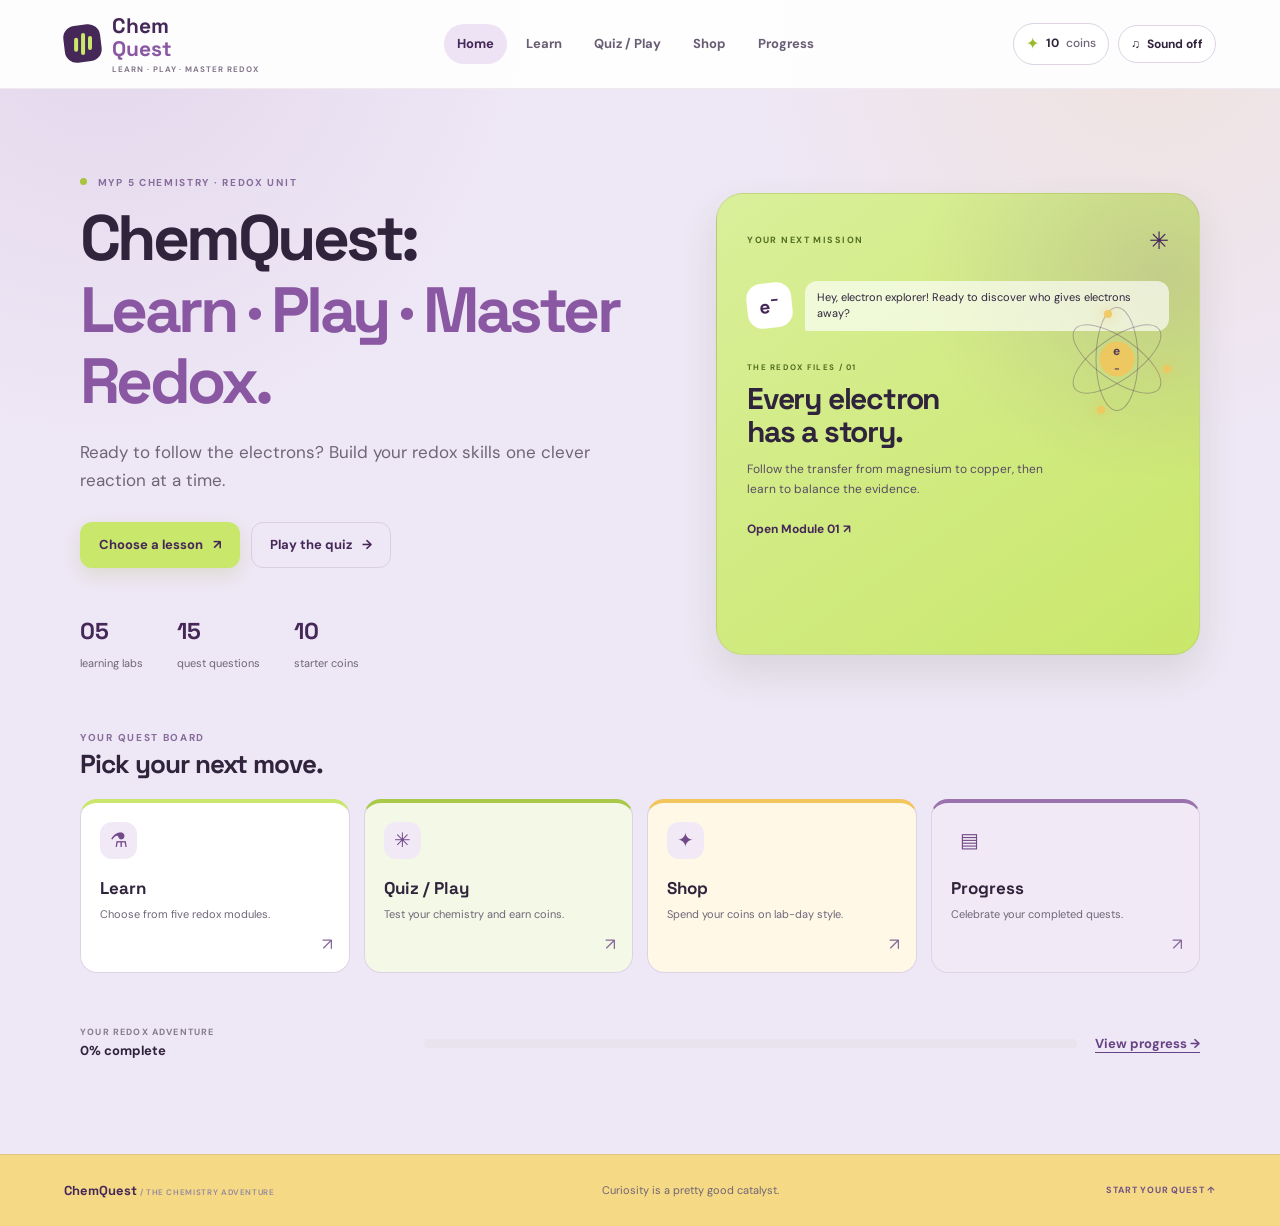
<file: index.html>
<!doctype html>
<html lang="en">
<head>
	<meta charset="utf-8">
	<meta name="viewport" content="width=device-width, initial-scale=1">
	<meta name="theme-color" content="#32104f">
	<meta name="description" content="ChemQuest: Learn, play, and master MYP5 redox chemistry.">
	<title>ChemQuest | Learn · Play · Master Redox</title>
	<link rel="preconnect" href="https://fonts.googleapis.com">
	<link rel="preconnect" href="https://fonts.gstatic.com" crossorigin>
	<link href="https://fonts.googleapis.com/css2?family=DM+Sans:wght@400;500;600;700&family=Space+Grotesk:wght@500;600;700&display=swap" rel="stylesheet">
	<link rel="stylesheet" href="style.css">
	<script src="Script.js" defer></script>
</head>
<body data-page="home">
	<header class="topbar">
		<a class="brand" href="index.html" aria-label="ChemQuest home"><span class="brand-mark" aria-hidden="true"><i></i><i></i><i></i></span><span>Chem<span class="brand-accent">Quest</span><small>LEARN · PLAY · MASTER REDOX</small></span></a>
		<nav class="main-nav" aria-label="Main navigation">
			<a href="index.html" class="nav-link active" aria-current="page">Home</a>
			<a href="Learn.html" class="nav-link">Learn</a>
			<a href="Quiz.html" class="nav-link">Quiz / Play</a>
			<a href="Shop.html" class="nav-link">Shop</a>
			<a href="Progress.html" class="nav-link">Progress</a>
		</nav>
		<div class="topbar-tools"><a class="coin-pill" href="Shop.html" aria-label="Open shop and view coin balance"><span aria-hidden="true">✦</span><span id="header-coins">10</span><span class="coin-label">coins</span></a><button class="sound-toggle" type="button" id="sound-toggle" aria-pressed="false" aria-label="Success sound off">♫ <span>Sound off</span></button></div>
	</header>
	<p class="storage-notice" id="storage-notice" role="status" hidden></p>
	<main>
		<section class="home-section page-section" aria-labelledby="home-title">
			<div class="home-copy">
				<p class="eyebrow"><span class="eyebrow-dot"></span> MYP 5 CHEMISTRY · REDOX UNIT</p>
				<h1 id="home-title">ChemQuest:<br><span>Learn · Play · Master Redox.</span></h1>
				<p class="home-intro">Ready to follow the electrons? Build your redox skills one clever reaction at a time.</p>
				<div class="home-actions"><a class="button button-lime" href="Learn.html">Choose a lesson <span aria-hidden="true">↗</span></a><a class="button button-outline" href="Quiz.html">Play the quiz <span aria-hidden="true">→</span></a></div>
				<div class="home-stats" aria-label="Course overview"><div><strong>05</strong><span>learning labs</span></div><div><strong>15</strong><span>quest questions</span></div><div><strong>10</strong><span>starter coins</span></div></div>
			</div>
			<aside class="mission-panel home-mission" aria-label="Your next mission">
				<div class="mission-top"><span class="mission-tag">YOUR NEXT MISSION</span><span class="mission-star" aria-hidden="true">✳</span></div>
				<div class="mentor-row"><span class="mentor-avatar" aria-hidden="true"><span>e<sup>−</sup></span></span><p class="speech-bubble">Hey, electron explorer! Ready to discover who gives electrons away?</p></div>
				<div class="molecule-art" aria-hidden="true"><span class="orbit orbit-one"></span><span class="orbit orbit-two"></span><span class="orbit orbit-three"></span><span class="nucleus">e<sup>−</sup></span><span class="electron electron-one"></span><span class="electron electron-two"></span><span class="electron electron-three"></span></div>
				<p class="mission-kicker">THE REDOX FILES / 01</p><h2>Every electron<br>has a story.</h2><p>Follow the transfer from magnesium to copper, then learn to balance the evidence.</p>
				<a href="lesson-introduction.html" class="mission-link">Open Module 01 <span aria-hidden="true">↗</span></a>
			</aside>
			<section class="home-actions-panel" aria-labelledby="quick-actions-title"><div class="action-grid-heading"><p class="eyebrow">YOUR QUEST BOARD</p><h2 id="quick-actions-title">Pick your next move.</h2></div><div class="action-grid">
				<a class="action-card" href="Learn.html"><span class="action-icon" aria-hidden="true">⚗</span><span class="action-title">Learn</span><span>Choose from five redox modules.</span><span class="action-arrow" aria-hidden="true">↗</span></a>
				<a class="action-card" href="Quiz.html"><span class="action-icon" aria-hidden="true">✳</span><span class="action-title">Quiz / Play</span><span>Test your chemistry and earn coins.</span><span class="action-arrow" aria-hidden="true">↗</span></a>
				<a class="action-card" href="Shop.html"><span class="action-icon" aria-hidden="true">✦</span><span class="action-title">Shop</span><span>Spend your coins on lab-day style.</span><span class="action-arrow" aria-hidden="true">↗</span></a>
				<a class="action-card" href="Progress.html"><span class="action-icon" aria-hidden="true">▤</span><span class="action-title">Progress</span><span>Celebrate your completed quests.</span><span class="action-arrow" aria-hidden="true">↗</span></a>
			</div></section>
			<footer class="home-tracker"><div><span class="progress-label">YOUR REDOX ADVENTURE</span><strong id="home-progress-label">0% complete</strong></div><div class="progress-track" role="progressbar" aria-label="Overall learning progress" aria-valuemin="0" aria-valuemax="100" aria-valuenow="0"><span id="home-progress-fill"></span></div><a class="text-link" href="Progress.html">View progress →</a></footer>
		</section>
	</main>
	<footer class="site-footer"><a class="footer-brand" href="index.html">ChemQuest<span> / THE CHEMISTRY ADVENTURE</span></a><p>Curiosity is a pretty good catalyst.</p><a href="Learn.html" class="back-top">START YOUR QUEST ↑</a></footer>
</body>
</html>
</file>
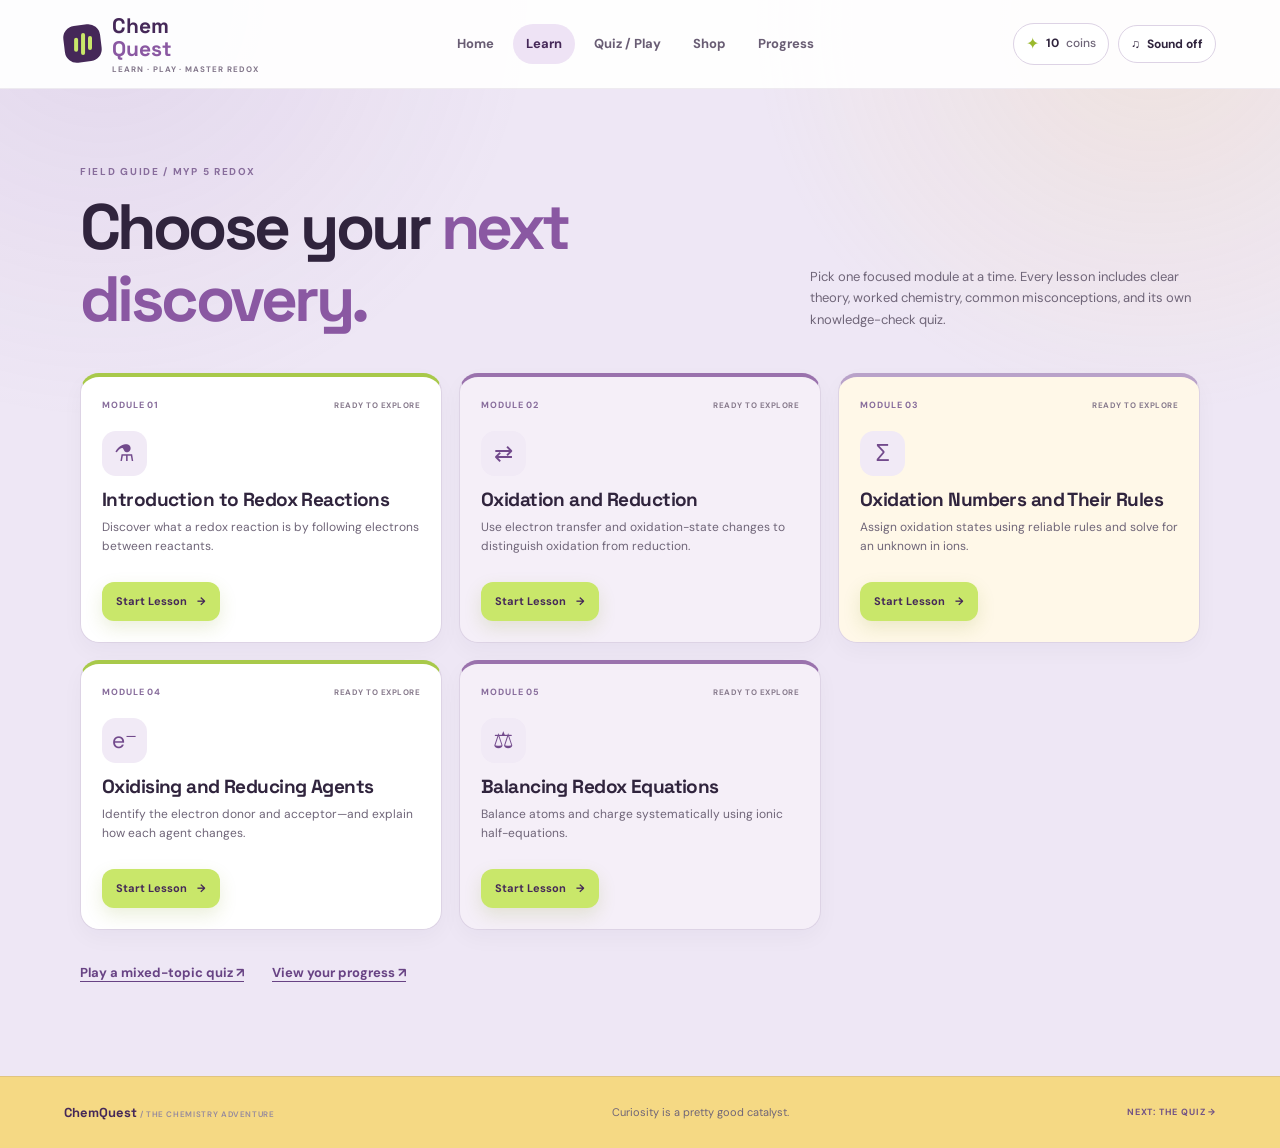
<file: Learn.html>
<!doctype html>
<html lang="en">
<head>
	<meta charset="utf-8"><meta name="viewport" content="width=device-width, initial-scale=1"><meta name="theme-color" content="#32104f">
	<meta name="description" content="Choose one of five interactive MYP5 redox chemistry modules."><title>Choose a Lesson | ChemQuest</title>
	<link rel="preconnect" href="https://fonts.googleapis.com"><link rel="preconnect" href="https://fonts.gstatic.com" crossorigin>
	<link href="https://fonts.googleapis.com/css2?family=DM+Sans:wght@400;500;600;700&family=Space+Grotesk:wght@500;600;700&display=swap" rel="stylesheet"><link rel="stylesheet" href="style.css"><script src="Script.js" defer></script>
</head>
<body data-page="topics">
	<header class="topbar"><a class="brand" href="index.html" aria-label="ChemQuest home"><span class="brand-mark" aria-hidden="true"><i></i><i></i><i></i></span><span>Chem<span class="brand-accent">Quest</span><small>LEARN · PLAY · MASTER REDOX</small></span></a><nav class="main-nav" aria-label="Main navigation"><a href="Index.html" class="nav-link">Home</a><a href="Learn.html" class="nav-link active" aria-current="page">Learn</a><a href="Quiz.html" class="nav-link">Quiz / Play</a><a href="Shop.html" class="nav-link">Shop</a><a href="Progress.html" class="nav-link">Progress</a></nav><div class="topbar-tools"><a class="coin-pill" href="Shop.html" aria-label="Open shop and view coin balance"><span aria-hidden="true">✦</span><span id="header-coins">10</span><span class="coin-label">coins</span></a><button class="sound-toggle" type="button" id="sound-toggle" aria-pressed="false" aria-label="Success sound off">♫ <span>Sound off</span></button></div></header>
	<p class="storage-notice" id="storage-notice" role="status" hidden></p>
	<main><section class="page-section content-page topic-page" aria-labelledby="topics-title"><div class="section-heading"><div><p class="eyebrow">FIELD GUIDE / MYP 5 REDOX</p><h1 class="page-title" id="topics-title">Choose your <span>next discovery.</span></h1></div><p>Pick one focused module at a time. Every lesson includes clear theory, worked chemistry, common misconceptions, and its own knowledge-check quiz.</p></div><div class="topic-grid" id="topic-grid"></div><div class="page-next"><a class="text-link" href="Quiz.html">Play a mixed-topic quiz ↗</a><a class="text-link" href="Progress.html">View your progress ↗</a></div></section></main>
	<footer class="site-footer"><a class="footer-brand" href="index.html">ChemQuest<span> / THE CHEMISTRY ADVENTURE</span></a><p>Curiosity is a pretty good catalyst.</p><a href="Quiz.html" class="back-top">NEXT: THE QUIZ →</a></footer>
</body>
</html>
</file>
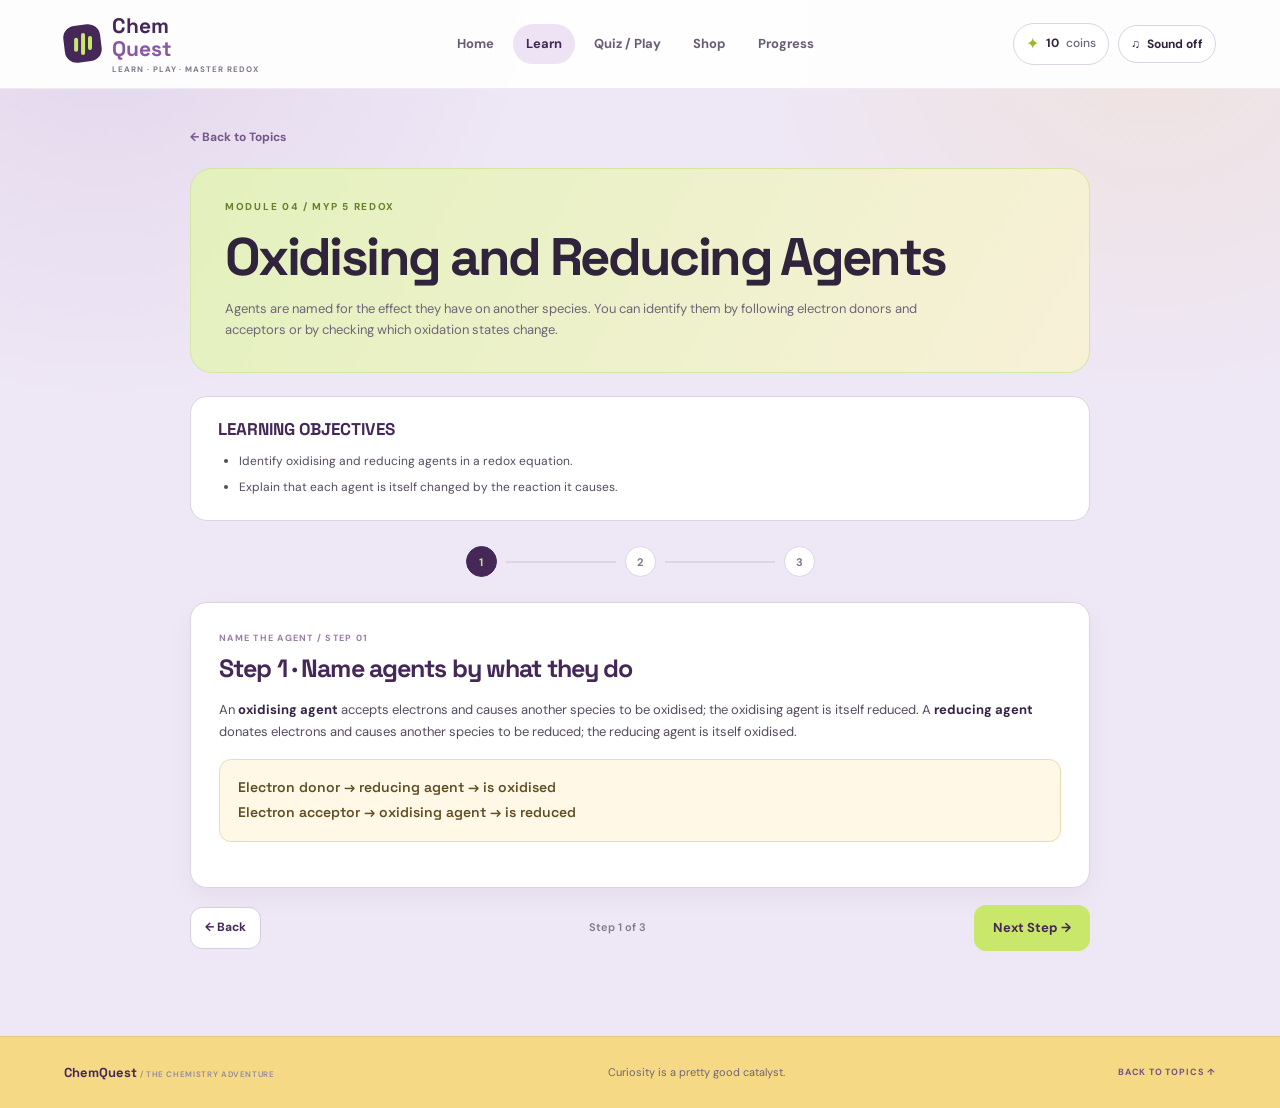
<file: lesson-agents.html>
<!doctype html>
<html lang="en">
<head><meta charset="utf-8"><meta name="viewport" content="width=device-width, initial-scale=1"><meta name="theme-color" content="#32104f"><meta name="description" content="Identify oxidising and reducing agents using electron donors and acceptors."><title>Oxidising and Reducing Agents | ChemQuest</title><link rel="preconnect" href="https://fonts.googleapis.com"><link rel="preconnect" href="https://fonts.gstatic.com" crossorigin><link href="https://fonts.googleapis.com/css2?family=DM+Sans:wght@400;500;600;700&family=Space+Grotesk:wght@500;600;700&display=swap" rel="stylesheet"><link rel="stylesheet" href="style.css"><script src="Script.js" defer></script></head>
<body data-page="lesson" data-module-index="3">
	<header class="topbar"><a class="brand" href="Index.html" aria-label="ChemQuest home"><span class="brand-mark" aria-hidden="true"><i></i><i></i><i></i></span><span>Chem<span class="brand-accent">Quest</span><small>LEARN · PLAY · MASTER REDOX</small></span></a><nav class="main-nav" aria-label="Main navigation"><a href="Index.html" class="nav-link">Home</a><a href="Learn.html" class="nav-link active" aria-current="page">Learn</a><a href="Quiz.html" class="nav-link">Quiz / Play</a><a href="Shop.html" class="nav-link">Shop</a><a href="Progress.html" class="nav-link">Progress</a></nav><div class="topbar-tools"><a class="coin-pill" href="Shop.html" aria-label="Open shop and view coin balance"><span aria-hidden="true">✦</span><span id="header-coins">10</span><span class="coin-label">coins</span></a><button class="sound-toggle" type="button" id="sound-toggle" aria-pressed="false" aria-label="Success sound off">♫ <span>Sound off</span></button></div></header>
	<p class="storage-notice" id="storage-notice" role="status" hidden></p><main class="lesson-page"><a class="back-topics" href="Learn.html">← Back to Topics</a><section class="lesson-learning" id="lesson-learning"><header class="lesson-page-heading"><p class="eyebrow" id="lesson-kicker">MODULE 04 / MYP 5 REDOX</p><h1 id="lesson-title">Oxidising and Reducing Agents</h1><p id="lesson-intro"></p></header><section class="objectives-card"><h2>LEARNING OBJECTIVES</h2><ul id="lesson-objectives"></ul></section><div class="step-progress" id="lesson-step-progress" aria-label="Lesson steps"><span class="step-dot active">1</span><span></span><span class="step-dot">2</span><span></span><span class="step-dot">3</span></div><article class="lesson-step-card" id="lesson-step-content" aria-live="polite"></article><div class="lesson-step-controls"><button class="small-button" id="lesson-back" type="button">← Back</button><span id="step-counter">Step 1 of 3</span><button class="quiz-submit" id="lesson-next" type="button">Next Step →</button><button class="quiz-submit" id="launch-module-quiz" type="button" hidden>Launch Module Quiz ✦</button></div></section><section class="module-quiz-section quiz-section" id="module-quiz" hidden aria-labelledby="module-quiz-title"><a class="back-topics quiz-back-link" href="Learn.html">← Back to Topics</a><div class="quiz-heading"><div><p class="eyebrow">MODULE KNOWLEDGE CHECK</p><h2 id="module-quiz-title">Redox checkpoint</h2><p>Use your chemistry knowledge and a helpful hint if needed. You earn one coin the first time you correctly answer a question.</p></div><div class="quiz-score" aria-live="polite"><span class="score-label">THIS RUN</span><strong id="quiz-score">0 <small>/ 3</small></strong></div></div><div class="quiz-card" id="quiz-card" aria-live="polite"></div></section></main><footer class="site-footer"><a class="footer-brand" href="Index.html">ChemQuest<span> / THE CHEMISTRY ADVENTURE</span></a><p>Curiosity is a pretty good catalyst.</p><a href="Learn.html" class="back-top">BACK TO TOPICS ↑</a></footer>
</body>
</html>
</file>
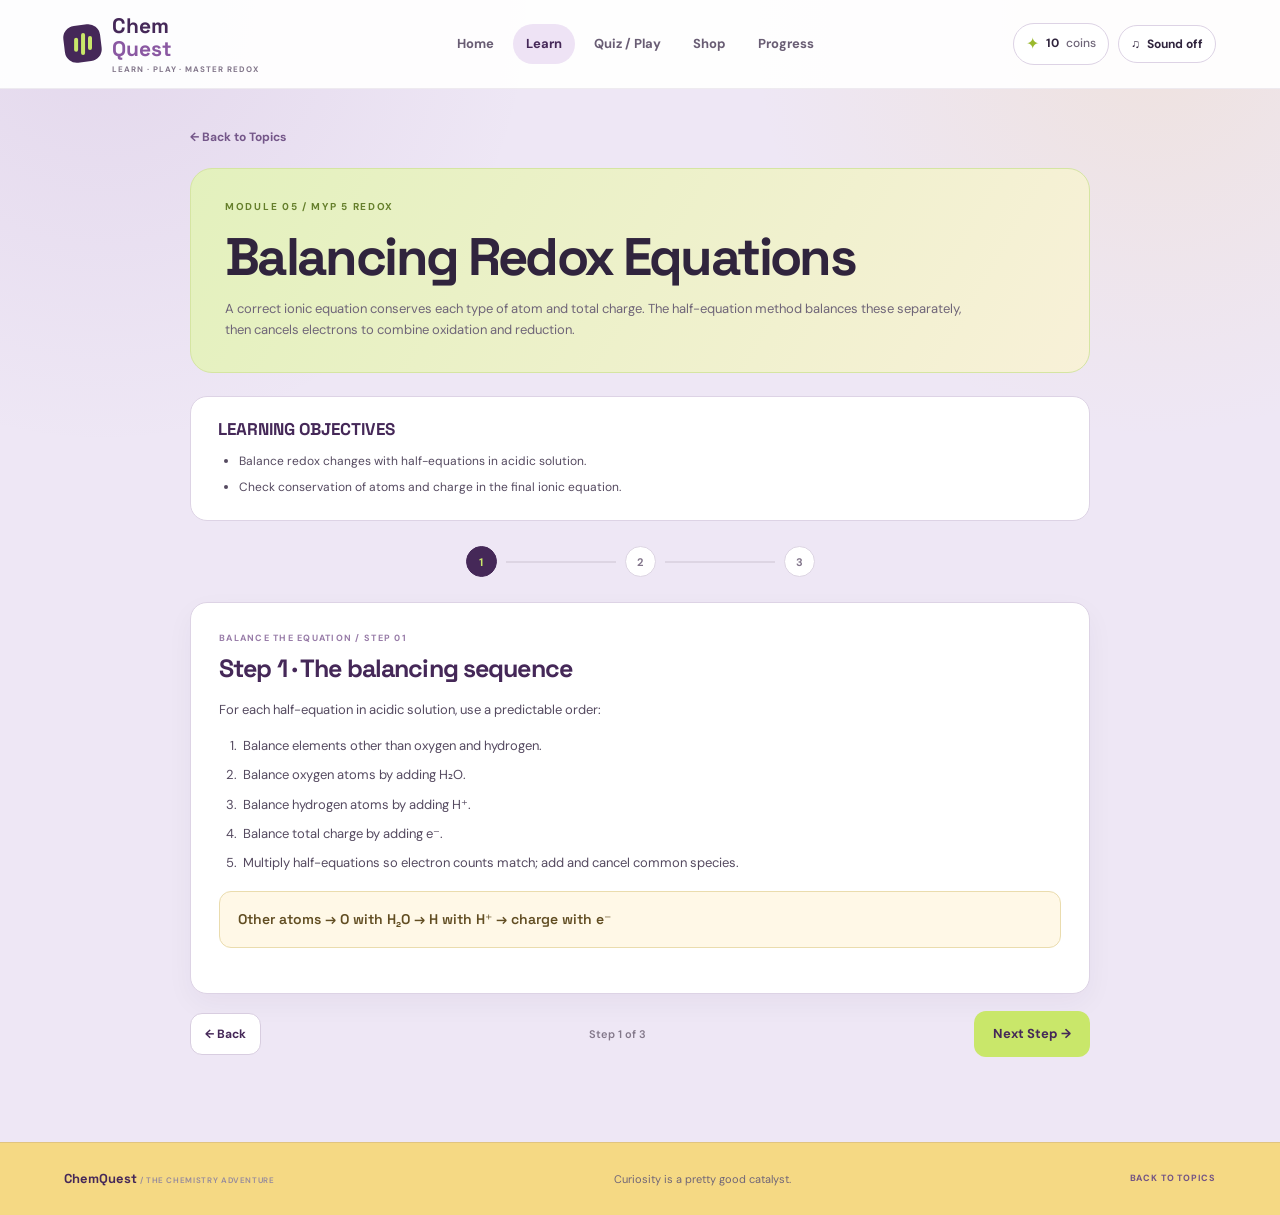
<file: lesson-balancing.html>
<!doctype html>
<html lang="en">
<head><meta charset="utf-8"><meta name="viewport" content="width=device-width, initial-scale=1"><meta name="theme-color" content="#32104f"><meta name="description" content="Balance ionic redox equations step by step using half-equations."><title>Balancing Redox Equations | ChemQuest</title><link rel="preconnect" href="https://fonts.googleapis.com"><link rel="preconnect" href="https://fonts.gstatic.com" crossorigin><link href="https://fonts.googleapis.com/css2?family=DM+Sans:wght@400;500;600;700&family=Space+Grotesk:wght@500;600;700&display=swap" rel="stylesheet"><link rel="stylesheet" href="style.css"><script src="Script.js" defer></script></head>
<body data-page="lesson" data-module-index="4">
	<header class="topbar"><a class="brand" href="index.html" aria-label="ChemQuest home"><span class="brand-mark" aria-hidden="true"><i></i><i></i><i></i></span><span>Chem<span class="brand-accent">Quest</span><small>LEARN · PLAY · MASTER REDOX</small></span></a><nav class="main-nav" aria-label="Main navigation"><a href="Index.html" class="nav-link">Home</a><a href="Learn.html" class="nav-link active" aria-current="page">Learn</a><a href="Quiz.html" class="nav-link">Quiz / Play</a><a href="Shop.html" class="nav-link">Shop</a><a href="Progress.html" class="nav-link">Progress</a></nav><div class="topbar-tools"><a class="coin-pill" href="Shop.html" aria-label="Open shop and view coin balance"><span aria-hidden="true">✦</span><span id="header-coins">10</span><span class="coin-label">coins</span></a><button class="sound-toggle" type="button" id="sound-toggle" aria-pressed="false" aria-label="Success sound off">♫ <span>Sound off</span></button></div></header>
	<p class="storage-notice" id="storage-notice" role="status" hidden></p><main class="lesson-page"><a class="back-topics" href="Learn.html">← Back to Topics</a><section class="lesson-learning" id="lesson-learning"><header class="lesson-page-heading"><p class="eyebrow" id="lesson-kicker">MODULE 05 / MYP 5 REDOX</p><h1 id="lesson-title">Balancing Redox Equations</h1><p id="lesson-intro"></p></header><section class="objectives-card"><h2>LEARNING OBJECTIVES</h2><ul id="lesson-objectives"></ul></section><div class="step-progress" id="lesson-step-progress" aria-label="Lesson steps"><span class="step-dot active">1</span><span></span><span class="step-dot">2</span><span></span><span class="step-dot">3</span></div><article class="lesson-step-card" id="lesson-step-content" aria-live="polite"></article><div class="lesson-step-controls"><button class="small-button" id="lesson-back" type="button">← Back</button><span id="step-counter">Step 1 of 3</span><button class="quiz-submit" id="lesson-next" type="button">Next Step →</button><button class="quiz-submit" id="launch-module-quiz" type="button" hidden>Launch Module Quiz ✦</button></div></section><section class="module-quiz-section quiz-section" id="module-quiz" hidden aria-labelledby="module-quiz-title"><a class="back-topics quiz-back-link" href="Learn.html">← Back to Topics</a><div class="quiz-heading"><div><p class="eyebrow">MODULE KNOWLEDGE CHECK</p><h2 id="module-quiz-title">Redox checkpoint</h2><p>Use your chemistry knowledge and a helpful hint if needed. You earn one coin the first time you correctly answer a question.</p></div><div class="quiz-score" aria-live="polite"><span class="score-label">THIS RUN</span><strong id="quiz-score">0 <small>/ 3</small></strong></div></div><div class="quiz-card" id="quiz-card" aria-live="polite"></div></section></main><footer class="site-footer"><a class="footer-brand" href="Index.html">ChemQuest<span> / THE CHEMISTRY ADVENTURE</span></a><p>Curiosity is a pretty good catalyst.</p><a href="Learn.html" class="back-top">BACK TO TOPICS</a></footer>
</body>
</html>
</file>
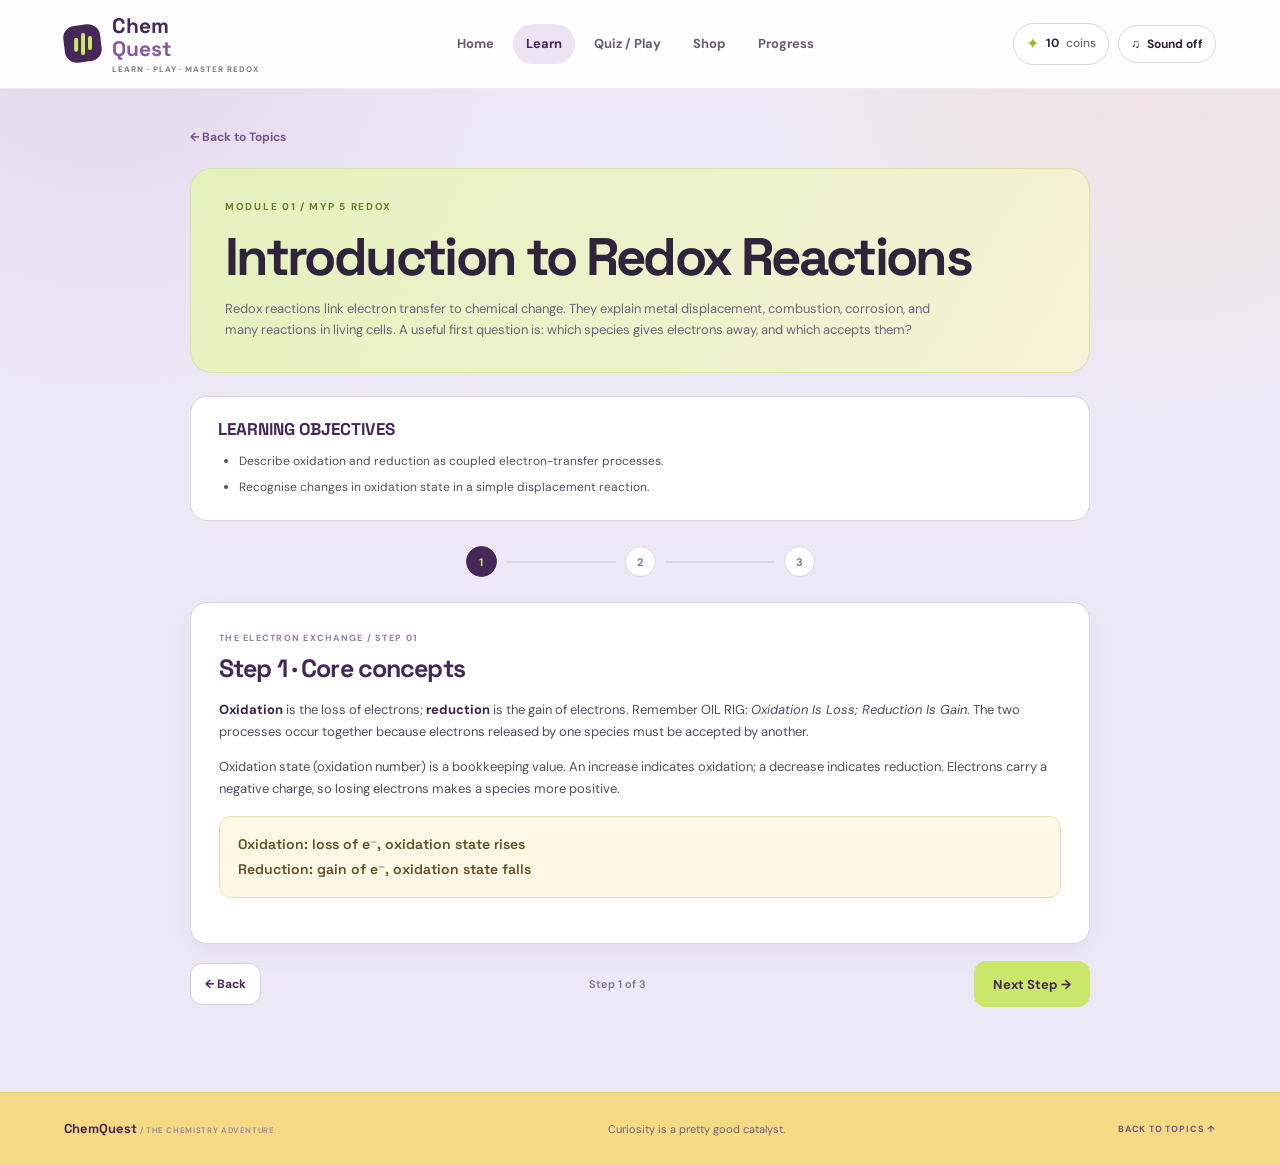
<file: lesson-introduction.html>
<!doctype html>
<html lang="en">
<head><meta charset="utf-8"><meta name="viewport" content="width=device-width, initial-scale=1"><meta name="theme-color" content="#32104f"><meta name="description" content="Learn how electron transfer defines redox reactions in MYP5 chemistry."><title>Introduction to Redox | ChemQuest</title><link rel="preconnect" href="https://fonts.googleapis.com"><link rel="preconnect" href="https://fonts.gstatic.com" crossorigin><link href="https://fonts.googleapis.com/css2?family=DM+Sans:wght@400;500;600;700&family=Space+Grotesk:wght@500;600;700&display=swap" rel="stylesheet"><link rel="stylesheet" href="style.css"><script src="Script.js" defer></script></head>
<body data-page="lesson" data-module-index="0">
	<header class="topbar"><a class="brand" href="index.html" aria-label="ChemQuest home"><span class="brand-mark" aria-hidden="true"><i></i><i></i><i></i></span><span>Chem<span class="brand-accent">Quest</span><small>LEARN · PLAY · MASTER REDOX</small></span></a><nav class="main-nav" aria-label="Main navigation"><a href="Index.html" class="nav-link">Home</a><a href="Learn.html" class="nav-link active" aria-current="page">Learn</a><a href="Quiz.html" class="nav-link">Quiz / Play</a><a href="Shop.html" class="nav-link">Shop</a><a href="Progress.html" class="nav-link">Progress</a></nav><div class="topbar-tools"><a class="coin-pill" href="Shop.html" aria-label="Open shop and view coin balance"><span aria-hidden="true">✦</span><span id="header-coins">10</span><span class="coin-label">coins</span></a><button class="sound-toggle" type="button" id="sound-toggle" aria-pressed="false" aria-label="Success sound off">♫ <span>Sound off</span></button></div></header>
	<p class="storage-notice" id="storage-notice" role="status" hidden></p>
	<main class="lesson-page"><a class="back-topics" href="Learn.html">← Back to Topics</a><section class="lesson-learning" id="lesson-learning"><header class="lesson-page-heading"><p class="eyebrow" id="lesson-kicker">MODULE 01 / MYP 5 REDOX</p><h1 id="lesson-title">Introduction to Redox Reactions</h1><p id="lesson-intro"></p></header><section class="objectives-card"><h2>LEARNING OBJECTIVES</h2><ul id="lesson-objectives"></ul></section><div class="step-progress" id="lesson-step-progress" aria-label="Lesson steps"><span class="step-dot active">1</span><span></span><span class="step-dot">2</span><span></span><span class="step-dot">3</span></div><article class="lesson-step-card" id="lesson-step-content" aria-live="polite"></article><div class="lesson-step-controls"><button class="small-button" id="lesson-back" type="button">← Back</button><span id="step-counter">Step 1 of 3</span><button class="quiz-submit" id="lesson-next" type="button">Next Step →</button><button class="quiz-submit" id="launch-module-quiz" type="button" hidden>Launch Module Quiz ✦</button></div></section>
	<section class="module-quiz-section quiz-section" id="module-quiz" hidden aria-labelledby="module-quiz-title"><a class="back-topics quiz-back-link" href="Learn.html">← Back to Topics</a><div class="quiz-heading"><div><p class="eyebrow">MODULE KNOWLEDGE CHECK</p><h2 id="module-quiz-title">Redox checkpoint</h2><p>Use your chemistry knowledge and a helpful hint if needed. You earn one coin the first time you correctly answer a question.</p></div><div class="quiz-score" aria-live="polite"><span class="score-label">THIS RUN</span><strong id="quiz-score">0 <small>/ 3</small></strong></div></div><div class="quiz-card" id="quiz-card" aria-live="polite"></div></section>
	</main>
	<footer class="site-footer"><a class="footer-brand" href="index.html">ChemQuest<span> / THE CHEMISTRY ADVENTURE</span></a><p>Curiosity is a pretty good catalyst.</p><a href="Learn.html" class="back-top">BACK TO TOPICS ↑</a></footer>
</body>
</html>
</file>
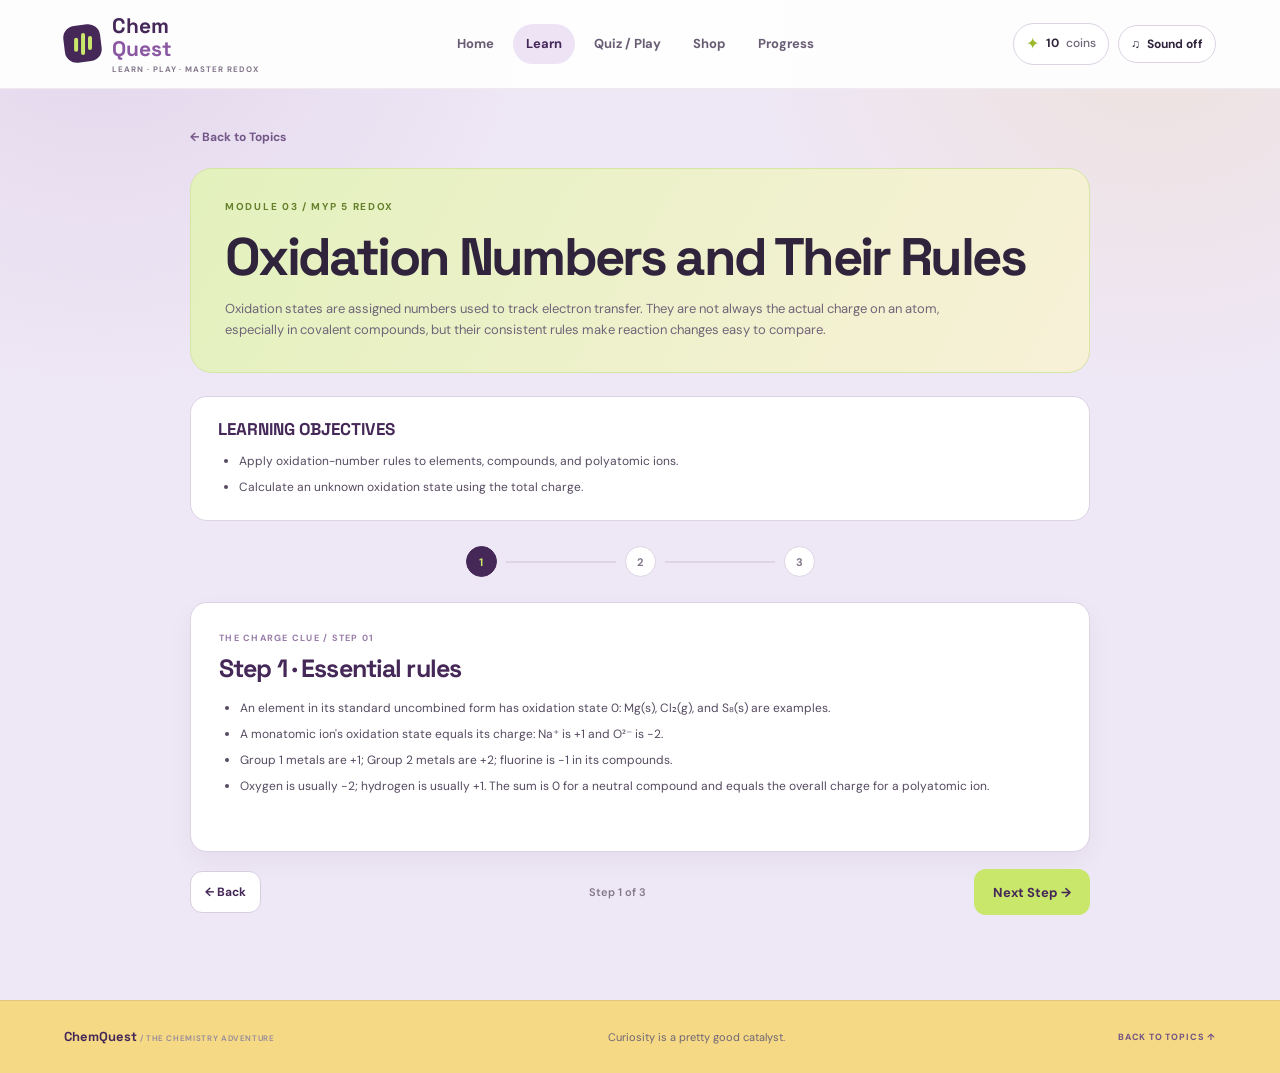
<file: lesson-oxidation-numbers.html>
<!doctype html>
<html lang="en">
<head><meta charset="utf-8"><meta name="viewport" content="width=device-width, initial-scale=1"><meta name="theme-color" content="#32104f"><meta name="description" content="Learn oxidation states and apply MYP5 oxidation-number rules."><title>Oxidation Numbers | ChemQuest</title><link rel="preconnect" href="https://fonts.googleapis.com"><link rel="preconnect" href="https://fonts.gstatic.com" crossorigin><link href="https://fonts.googleapis.com/css2?family=DM+Sans:wght@400;500;600;700&family=Space+Grotesk:wght@500;600;700&display=swap" rel="stylesheet"><link rel="stylesheet" href="style.css"><script src="Script.js" defer></script></head>
<body data-page="lesson" data-module-index="2">
	<header class="topbar"><a class="brand" href="Index.html" aria-label="ChemQuest home"><span class="brand-mark" aria-hidden="true"><i></i><i></i><i></i></span><span>Chem<span class="brand-accent">Quest</span><small>LEARN · PLAY · MASTER REDOX</small></span></a><nav class="main-nav" aria-label="Main navigation"><a href="Index.html" class="nav-link">Home</a><a href="Learn.html" class="nav-link active" aria-current="page">Learn</a><a href="Quiz.html" class="nav-link">Quiz / Play</a><a href="Shop.html" class="nav-link">Shop</a><a href="Progress.html" class="nav-link">Progress</a></nav><div class="topbar-tools"><a class="coin-pill" href="Shop.html" aria-label="Open shop and view coin balance"><span aria-hidden="true">✦</span><span id="header-coins">10</span><span class="coin-label">coins</span></a><button class="sound-toggle" type="button" id="sound-toggle" aria-pressed="false" aria-label="Success sound off">♫ <span>Sound off</span></button></div></header>
	<p class="storage-notice" id="storage-notice" role="status" hidden></p><main class="lesson-page"><a class="back-topics" href="Learn.html">← Back to Topics</a><section class="lesson-learning" id="lesson-learning"><header class="lesson-page-heading"><p class="eyebrow" id="lesson-kicker">MODULE 03 / MYP 5 REDOX</p><h1 id="lesson-title">Oxidation Numbers and Their Rules</h1><p id="lesson-intro"></p></header><section class="objectives-card"><h2>LEARNING OBJECTIVES</h2><ul id="lesson-objectives"></ul></section><div class="step-progress" id="lesson-step-progress" aria-label="Lesson steps"><span class="step-dot active">1</span><span></span><span class="step-dot">2</span><span></span><span class="step-dot">3</span></div><article class="lesson-step-card" id="lesson-step-content" aria-live="polite"></article><div class="lesson-step-controls"><button class="small-button" id="lesson-back" type="button">← Back</button><span id="step-counter">Step 1 of 3</span><button class="quiz-submit" id="lesson-next" type="button">Next Step →</button><button class="quiz-submit" id="launch-module-quiz" type="button" hidden>Launch Module Quiz ✦</button></div></section><section class="module-quiz-section quiz-section" id="module-quiz" hidden aria-labelledby="module-quiz-title"><a class="back-topics quiz-back-link" href="Learn.html">← Back to Topics</a><div class="quiz-heading"><div><p class="eyebrow">MODULE KNOWLEDGE CHECK</p><h2 id="module-quiz-title">Redox checkpoint</h2><p>Use your chemistry knowledge and a helpful hint if needed. You earn one coin the first time you correctly answer a question.</p></div><div class="quiz-score" aria-live="polite"><span class="score-label">THIS RUN</span><strong id="quiz-score">0 <small>/ 3</small></strong></div></div><div class="quiz-card" id="quiz-card" aria-live="polite"></div></section></main><footer class="site-footer"><a class="footer-brand" href="Index.html">ChemQuest<span> / THE CHEMISTRY ADVENTURE</span></a><p>Curiosity is a pretty good catalyst.</p><a href="Learn.html" class="back-top">BACK TO TOPICS ↑</a></footer>
</body>
</html>
</file>
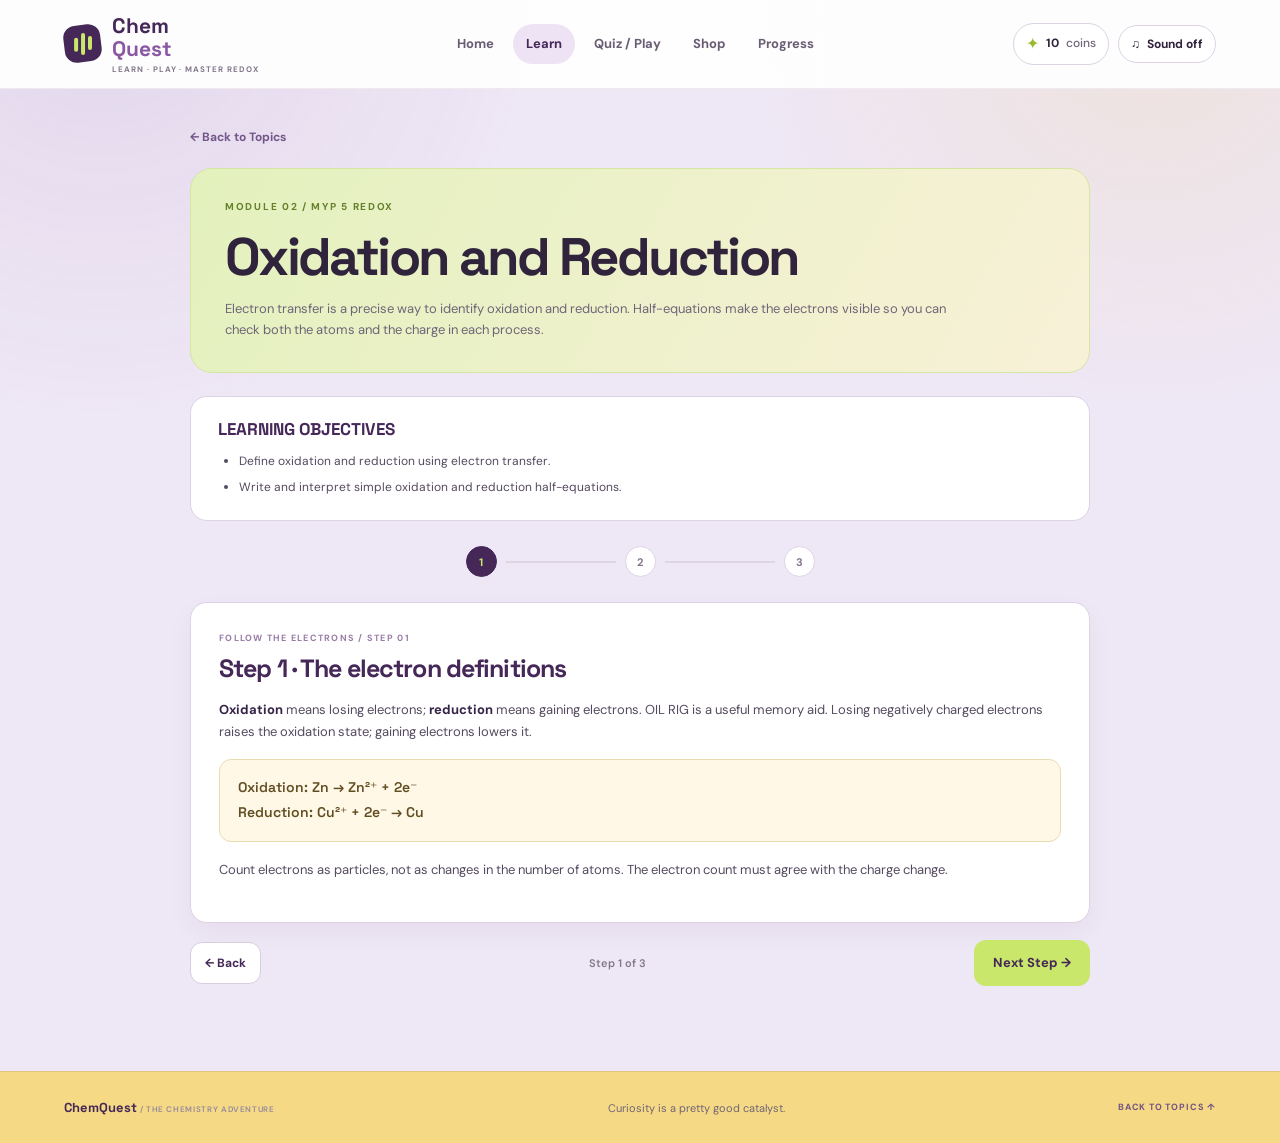
<file: lesson-oxidation-reduction.html>
<!doctype html>
<html lang="en">
<head><meta charset="utf-8"><meta name="viewport" content="width=device-width, initial-scale=1"><meta name="theme-color" content="#32104f"><meta name="description" content="Study oxidation and reduction through electron-transfer half-reactions."><title>Oxidation and Reduction | ChemQuest</title><link rel="preconnect" href="https://fonts.googleapis.com"><link rel="preconnect" href="https://fonts.gstatic.com" crossorigin><link href="https://fonts.googleapis.com/css2?family=DM+Sans:wght@400;500;600;700&family=Space+Grotesk:wght@500;600;700&display=swap" rel="stylesheet"><link rel="stylesheet" href="style.css"><script src="Script.js" defer></script></head>
<body data-page="lesson" data-module-index="1">
	<header class="topbar"><a class="brand" href="Index.html" aria-label="ChemQuest home"><span class="brand-mark" aria-hidden="true"><i></i><i></i><i></i></span><span>Chem<span class="brand-accent">Quest</span><small>LEARN · PLAY · MASTER REDOX</small></span></a><nav class="main-nav" aria-label="Main navigation"><a href="Index.html" class="nav-link">Home</a><a href="Learn.html" class="nav-link active" aria-current="page">Learn</a><a href="Quiz.html" class="nav-link">Quiz / Play</a><a href="Shop.html" class="nav-link">Shop</a><a href="Progress.html" class="nav-link">Progress</a></nav><div class="topbar-tools"><a class="coin-pill" href="Shop.html" aria-label="Open shop and view coin balance"><span aria-hidden="true">✦</span><span id="header-coins">10</span><span class="coin-label">coins</span></a><button class="sound-toggle" type="button" id="sound-toggle" aria-pressed="false" aria-label="Success sound off">♫ <span>Sound off</span></button></div></header>
	<p class="storage-notice" id="storage-notice" role="status" hidden></p><main class="lesson-page"><a class="back-topics" href="Learn.html">← Back to Topics</a><section class="lesson-learning" id="lesson-learning"><header class="lesson-page-heading"><p class="eyebrow" id="lesson-kicker">MODULE 02 / MYP 5 REDOX</p><h1 id="lesson-title">Oxidation and Reduction</h1><p id="lesson-intro"></p></header><section class="objectives-card"><h2>LEARNING OBJECTIVES</h2><ul id="lesson-objectives"></ul></section><div class="step-progress" id="lesson-step-progress" aria-label="Lesson steps"><span class="step-dot active">1</span><span></span><span class="step-dot">2</span><span></span><span class="step-dot">3</span></div><article class="lesson-step-card" id="lesson-step-content" aria-live="polite"></article><div class="lesson-step-controls"><button class="small-button" id="lesson-back" type="button">← Back</button><span id="step-counter">Step 1 of 3</span><button class="quiz-submit" id="lesson-next" type="button">Next Step →</button><button class="quiz-submit" id="launch-module-quiz" type="button" hidden>Launch Module Quiz ✦</button></div></section><section class="module-quiz-section quiz-section" id="module-quiz" hidden aria-labelledby="module-quiz-title"><a class="back-topics quiz-back-link" href="Learn.html">← Back to Topics</a><div class="quiz-heading"><div><p class="eyebrow">MODULE KNOWLEDGE CHECK</p><h2 id="module-quiz-title">Redox checkpoint</h2><p>Use your chemistry knowledge and a helpful hint if needed. You earn one coin the first time you correctly answer a question.</p></div><div class="quiz-score" aria-live="polite"><span class="score-label">THIS RUN</span><strong id="quiz-score">0 <small>/ 3</small></strong></div></div><div class="quiz-card" id="quiz-card" aria-live="polite"></div></section></main><footer class="site-footer"><a class="footer-brand" href="Index.html">ChemQuest<span> / THE CHEMISTRY ADVENTURE</span></a><p>Curiosity is a pretty good catalyst.</p><a href="Learn.html" class="back-top">BACK TO TOPICS ↑</a></footer>
</body>
</html>
</file>
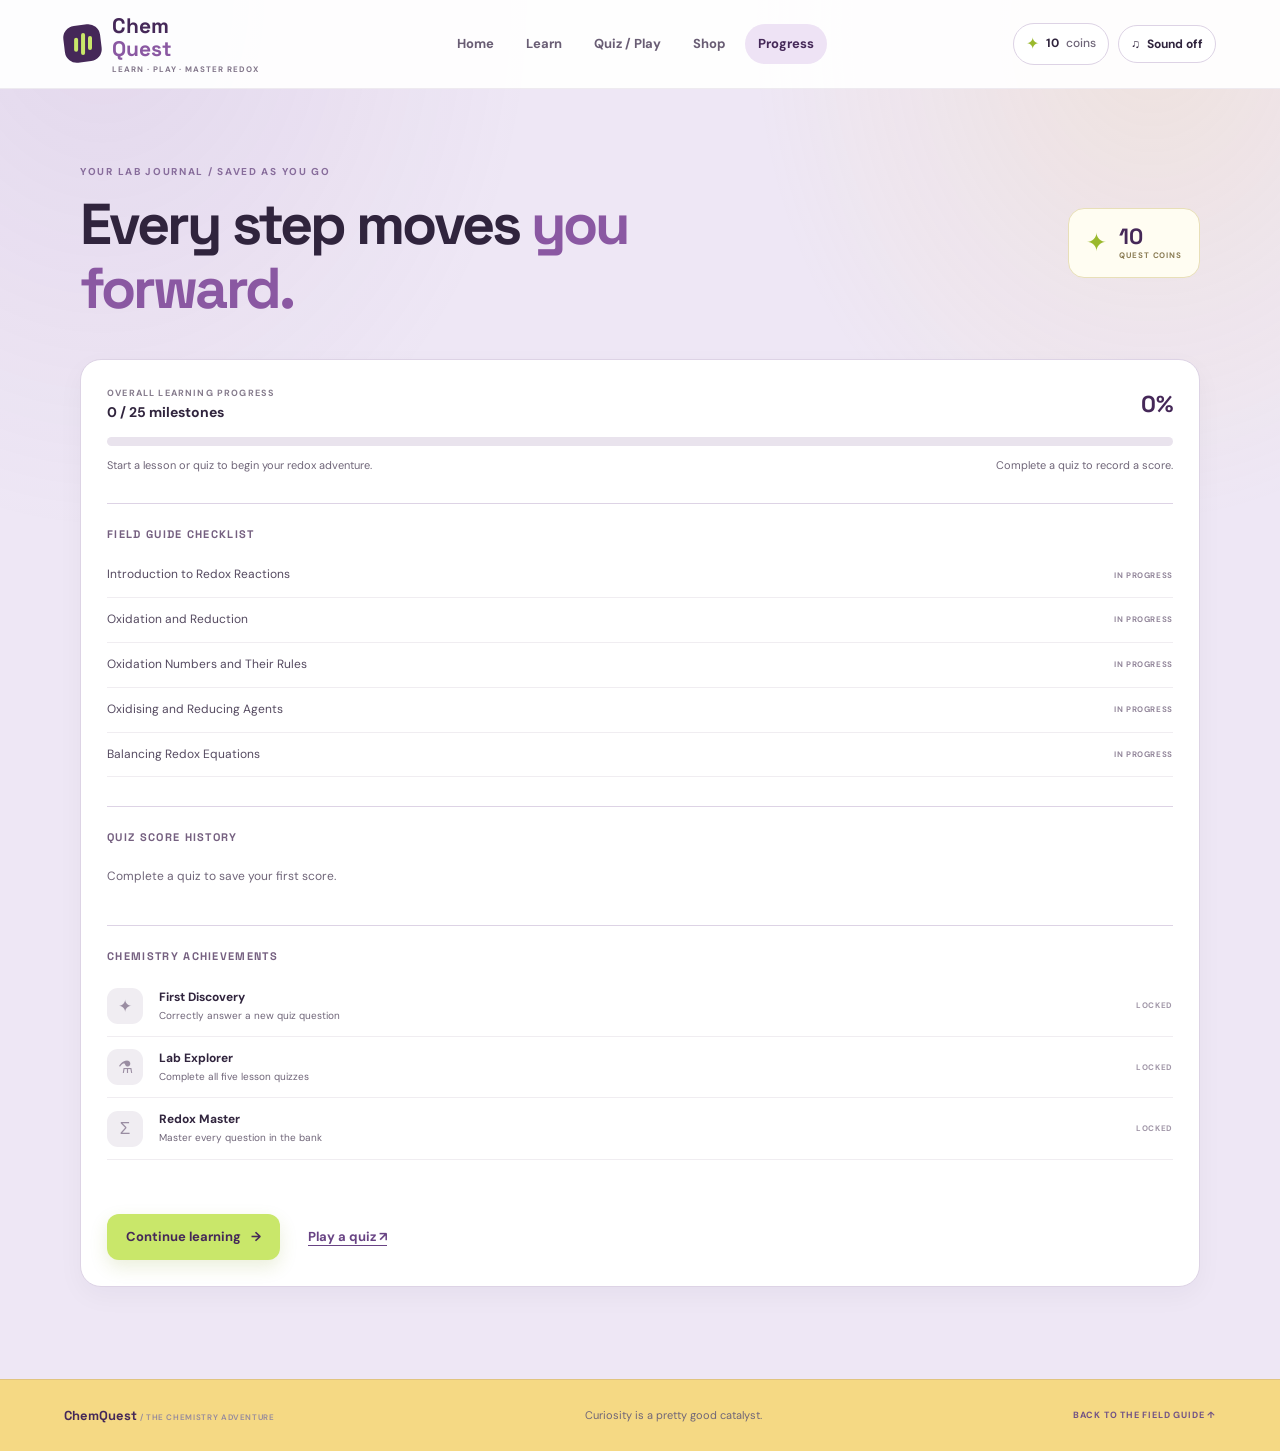
<file: Progress.html>
<!doctype html>
<html lang="en">
<head>
	<meta charset="utf-8"><meta name="viewport" content="width=device-width, initial-scale=1"><meta name="theme-color" content="#32104f">
	<meta name="description" content="Review saved lesson completion, quiz results, chemistry achievements, and quest coins."><title>Learning Progress | ChemQuest</title>
	<link rel="preconnect" href="https://fonts.googleapis.com"><link rel="preconnect" href="https://fonts.gstatic.com" crossorigin>
	<link href="https://fonts.googleapis.com/css2?family=DM+Sans:wght@400;500;600;700&family=Space+Grotesk:wght@500;600;700&display=swap" rel="stylesheet"><link rel="stylesheet" href="style.css"><script src="Script.js" defer></script>
</head>
<body data-page="progress">
	<header class="topbar"><a class="brand" href="index.html" aria-label="ChemQuest home"><span class="brand-mark" aria-hidden="true"><i></i><i></i><i></i></span><span>Chem<span class="brand-accent">Quest</span><small>LEARN · PLAY · MASTER REDOX</small></span></a><nav class="main-nav" aria-label="Main navigation"><a href="Index.html" class="nav-link">Home</a><a href="Learn.html" class="nav-link">Learn</a><a href="Quiz.html" class="nav-link">Quiz / Play</a><a href="Shop.html" class="nav-link">Shop</a><a href="Progress.html" class="nav-link active" aria-current="page">Progress</a></nav><div class="topbar-tools"><a class="coin-pill" href="Shop.html" aria-label="Open shop and view coin balance"><span aria-hidden="true">✦</span><span id="header-coins">10</span><span class="coin-label">coins</span></a><button class="sound-toggle" type="button" id="sound-toggle" aria-pressed="false" aria-label="Success sound off">♫ <span>Sound off</span></button></div></header>
	<p class="storage-notice" id="storage-notice" role="status" hidden></p>
	<main><section class="progress-section progress-page page-section" aria-labelledby="progress-title"><div class="progress-header"><div><p class="eyebrow">YOUR LAB JOURNAL / SAVED AS YOU GO</p><h1 id="progress-title">Every step moves <span>you forward.</span></h1></div><div class="total-coins"><span aria-hidden="true">✦</span><div><strong id="progress-coins">10</strong><small>QUEST COINS</small></div></div></div>
		<div class="progress-grid"><div class="progress-main"><div class="progress-summary"><div><span class="progress-label">OVERALL LEARNING PROGRESS</span><strong id="progress-count">0 / 25 milestones</strong></div><span class="progress-percent" id="progress-percent">0%</span></div><div class="progress-track" role="progressbar" aria-label="Overall learning progress" aria-valuemin="0" aria-valuemax="25" aria-valuenow="0"><span id="progress-fill"></span></div><div class="progress-detail"><span id="progress-message">Your first redox quest is waiting.</span><span id="best-score">Complete a quiz to record a score.</span></div><section class="lesson-progress"><h2>FIELD GUIDE CHECKLIST</h2><div id="lesson-progress-list"></div></section><section class="score-history"><h2>QUIZ SCORE HISTORY</h2><div id="quiz-history-list"></div></section><section class="achievements"><h2>CHEMISTRY ACHIEVEMENTS</h2><div id="achievement-list"></div></section><div class="page-next"><a class="button button-lime" href="Learn.html">Continue learning <span aria-hidden="true">→</span></a><a class="text-link" href="Quiz.html">Play a quiz ↗</a></div></div></div></section></main>
	<footer class="site-footer"><a class="footer-brand" href="index.html">ChemQuest<span> / THE CHEMISTRY ADVENTURE</span></a><p>Curiosity is a pretty good catalyst.</p><a href="Learn.html" class="back-top">BACK TO THE FIELD GUIDE ↑</a></footer>
</body>
</html>
</file>
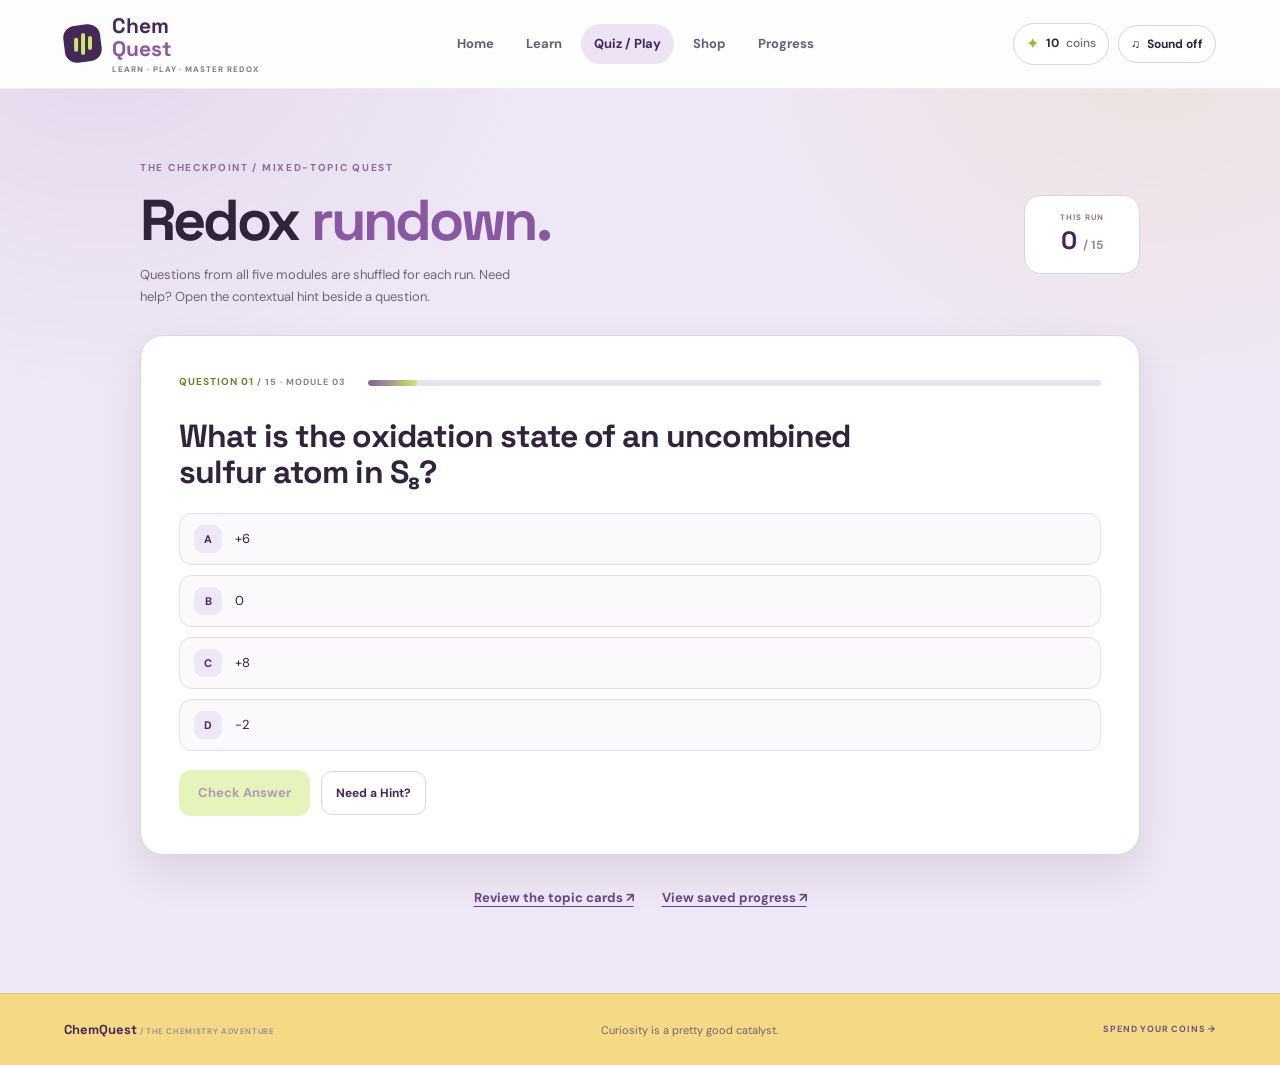
<file: Quiz.html>
<!doctype html>
<html lang="en">
<head>
	<meta charset="utf-8"><meta name="viewport" content="width=device-width, initial-scale=1"><meta name="theme-color" content="#32104f">
	<meta name="description" content="Play a randomized, interactive MYP5 redox chemistry quiz."><title>Redox Quiz / Play | ChemQuest</title>
	<link rel="preconnect" href="https://fonts.googleapis.com"><link rel="preconnect" href="https://fonts.gstatic.com" crossorigin>
	<link href="https://fonts.googleapis.com/css2?family=DM+Sans:wght@400;500;600;700&family=Space+Grotesk:wght@500;600;700&display=swap" rel="stylesheet"><link rel="stylesheet" href="style.css"><script src="Script.js" defer></script>
</head>
<body data-page="global-quiz">
	<header class="topbar"><a class="brand" href="index.html" aria-label="ChemQuest home"><span class="brand-mark" aria-hidden="true"><i></i><i></i><i></i></span><span>Chem<span class="brand-accent">Quest</span><small>LEARN · PLAY · MASTER REDOX</small></span></a><nav class="main-nav" aria-label="Main navigation"><a href="Index.html" class="nav-link">Home</a><a href="Learn.html" class="nav-link">Learn</a><a href="Quiz.html" class="nav-link active" aria-current="page">Quiz / Play</a><a href="Shop.html" class="nav-link">Shop</a><a href="Progress.html" class="nav-link">Progress</a></nav><div class="topbar-tools"><a class="coin-pill" href="Shop.html" aria-label="Open shop and view coin balance"><span aria-hidden="true">✦</span><span id="header-coins">10</span><span class="coin-label">coins</span></a><button class="sound-toggle" type="button" id="sound-toggle" aria-pressed="false" aria-label="Success sound off">♫ <span>Sound off</span></button></div></header>
	<p class="storage-notice" id="storage-notice" role="status" hidden></p>
	<main><section class="quiz-section quiz-page page-section" aria-labelledby="quiz-title"><div class="quiz-heading"><div><p class="eyebrow">THE CHECKPOINT / MIXED-TOPIC QUEST</p><h1 id="quiz-title">Redox <span>rundown.</span></h1><p>Questions from all five modules are shuffled for each run. Need help? Open the contextual hint beside a question.</p></div><div class="quiz-score" aria-live="polite"><span class="score-label">THIS RUN</span><strong id="quiz-score">0 <small>/ 15</small></strong></div></div><div class="quiz-card" id="quiz-card" aria-live="polite"></div><div class="page-next page-next-dark"><a class="text-link" href="Learn.html">Review the topic cards ↗</a><a class="text-link" href="Progress.html">View saved progress ↗</a></div></section></main>
	<footer class="site-footer"><a class="footer-brand" href="index.html">ChemQuest<span> / THE CHEMISTRY ADVENTURE</span></a><p>Curiosity is a pretty good catalyst.</p><a href="Shop.html" class="back-top">SPEND YOUR COINS →</a></footer>
</body>
</html>
</file>
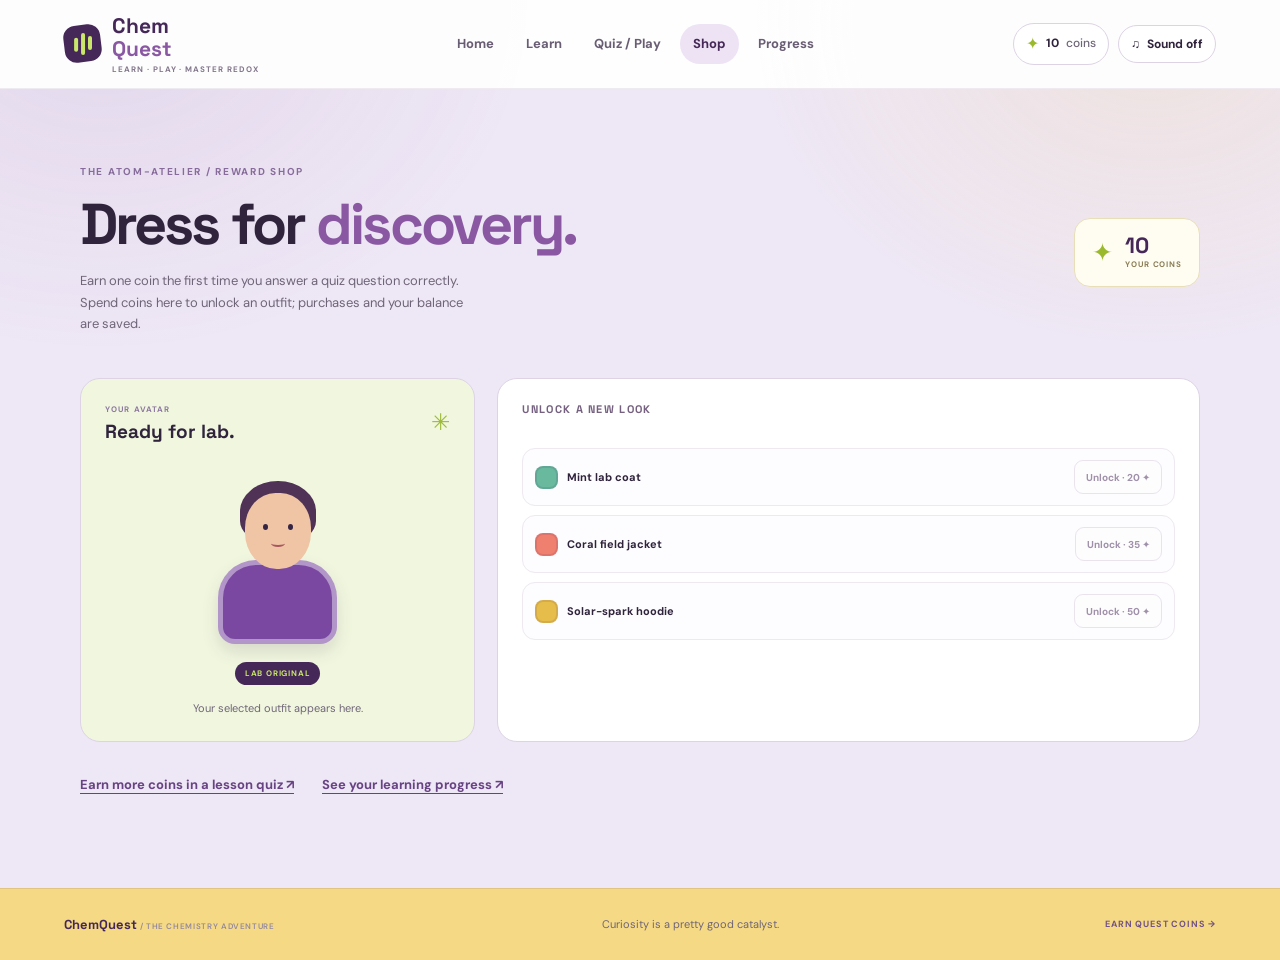
<file: Shop.html>
<!doctype html>
<html lang="en">
<head>
	<meta charset="utf-8"><meta name="viewport" content="width=device-width, initial-scale=1"><meta name="theme-color" content="#32104f">
	<meta name="description" content="Spend your ChemQuest coins on avatar outfits earned through chemistry practice."><title>Reward Shop | ChemQuest</title>
	<link rel="preconnect" href="https://fonts.googleapis.com"><link rel="preconnect" href="https://fonts.gstatic.com" crossorigin>
	<link href="https://fonts.googleapis.com/css2?family=DM+Sans:wght@400;500;600;700&family=Space+Grotesk:wght@500;600;700&display=swap" rel="stylesheet"><link rel="stylesheet" href="style.css"><script src="Script.js" defer></script>
</head>
<body data-page="shop">
	<header class="topbar"><a class="brand" href="index.html" aria-label="ChemQuest home"><span class="brand-mark" aria-hidden="true"><i></i><i></i><i></i></span><span>Chem<span class="brand-accent">Quest</span><small>LEARN · PLAY · MASTER REDOX</small></span></a><nav class="main-nav" aria-label="Main navigation"><a href="index.html" class="nav-link">Home</a><a href="Learn.html" class="nav-link">Learn</a><a href="Quiz.html" class="nav-link">Quiz / Play</a><a href="Shop.html" class="nav-link active" aria-current="page">Shop</a><a href="Progress.html" class="nav-link">Progress</a></nav><div class="topbar-tools"><a class="coin-pill" href="Shop.html" aria-label="Your coin balance"><span aria-hidden="true">✦</span><span id="header-coins">10</span><span class="coin-label">coins</span></a><button class="sound-toggle" type="button" id="sound-toggle" aria-pressed="false" aria-label="Success sound off">♫ <span>Sound off</span></button></div></header>
	<p class="storage-notice" id="storage-notice" role="status" hidden></p>
	<main><section class="progress-section shop-page page-section" aria-labelledby="shop-title"><div class="progress-header"><div><p class="eyebrow">THE ATOM-ATELIER / REWARD SHOP</p><h1 id="shop-title">Dress for <span>discovery.</span></h1><p class="shop-intro">Earn one coin the first time you answer a quiz question correctly. Spend coins here to unlock an outfit; purchases and your balance are saved.</p></div><div class="total-coins"><span aria-hidden="true">✦</span><div><strong id="progress-coins">10</strong><small>YOUR COINS</small></div></div></div>
		<div class="shop-layout"><aside class="wardrobe-panel"><div class="wardrobe-heading"><div><p class="wardrobe-kicker">YOUR AVATAR</p><h2>Ready for lab.</h2></div><span class="hanger-icon" aria-hidden="true">✳</span></div><div class="avatar-preview" aria-label="Your avatar preview"><span class="avatar-hair"></span><span class="avatar-face"><span class="avatar-eye left"></span><span class="avatar-eye right"></span><span class="avatar-smile"></span></span><span class="avatar-shirt" id="avatar-shirt"></span><span class="avatar-caption" id="avatar-caption">LAB ORIGINAL</span></div><p>Your selected outfit appears here.</p></aside><section class="shop-catalog"><h2>UNLOCK A NEW LOOK</h2><p class="shop-feedback" id="shop-feedback" aria-live="polite"></p><div class="wardrobe-items" id="wardrobe-items"></div></section></div>
		<div class="page-next"><a class="text-link" href="Learn.html">Earn more coins in a lesson quiz ↗</a><a class="text-link" href="Progress.html">See your learning progress ↗</a></div>
	</section></main>
	<footer class="site-footer"><a class="footer-brand" href="index.html">ChemQuest<span> / THE CHEMISTRY ADVENTURE</span></a><p>Curiosity is a pretty good catalyst.</p><a href="Quiz.html" class="back-top">EARN QUEST COINS →</a></footer>
</body>
</html>
</file>
<file: style.css>
:root {
	--ink: #30243d;
	--muted: #6f6578;
	--purple: #452858;
	--purple-light: #684879;
	--lavender: #eee3f5;
	--lime: #c9e76a;
	--gold: #f2c65d;
	--paper: #eee7f5;
	--white: #fff;
	--line: #ddd3e5;
	--soft-purple: #f1eaf6;
	--green: #416d3b;
	--red: #9c3a45;
	--shadow: 0 18px 50px rgba(37, 17, 58, 0.1);
	--radius: 22px;
	font-family: "DM Sans", sans-serif;
	color: var(--ink);
	background: var(--paper);
	font-synthesis: none;
	text-rendering: optimizeLegibility;
}

* {
	box-sizing: border-box;
}

html {
	min-width: 320px;
	scroll-behavior: smooth;
}

body {
	min-width: 320px;
	margin: 0;
	background:
		radial-gradient(ellipse at 8% 0%, rgba(138, 88, 162, 0.11), transparent 27rem),
		radial-gradient(ellipse at 90% 2%, rgba(242, 198, 93, 0.15), transparent 25rem),
		var(--paper);
	color: var(--ink);
	font-size: 16px;
	line-height: 1.65;
}

body,
button {
	font-family: "DM Sans", sans-serif;
}

button,
a {
	-webkit-tap-highlight-color: transparent;
}

a {
	color: inherit;
}

button {
	color: inherit;
}

button:focus-visible,
a:focus-visible {
	outline: 3px solid #8a58a2;
	outline-offset: 4px;
}

::selection {
	color: var(--purple);
	background: var(--lime);
}

[hidden] {
	display: none !important;
}

.topbar {
	position: relative;
	z-index: 2;
	display: flex;
	align-items: center;
	justify-content: space-between;
	gap: 28px;
	min-height: 88px;
	padding: 14px max(5vw, calc((100vw - 1200px) / 2));
	border-bottom: 1px solid rgba(50, 16, 79, 0.08);
	background: rgba(255, 255, 255, 0.94);
}

.brand {
	display: inline-flex;
	align-items: center;
	gap: 11px;
	color: var(--purple);
	font-family: "Space Grotesk", sans-serif;
	font-size: 21px;
	font-weight: 700;
	line-height: 1.1;
	text-decoration: none;
	white-space: nowrap;
}

.brand > span:last-child {
	display: grid;
}

.brand-accent {
	color: #8a58a2;
}

.brand small {
	margin-top: 5px;
	color: #82768a;
	font-family: "DM Sans", sans-serif;
	font-size: 8px;
	font-weight: 700;
	letter-spacing: 0.12em;
}

.brand-mark {
	position: relative;
	display: flex;
	align-items: center;
	justify-content: center;
	gap: 3px;
	width: 37px;
	height: 37px;
	border-radius: 12px;
	background: var(--purple);
	transform: rotate(-7deg);
}

.brand-mark i {
	width: 4px;
	height: 14px;
	border-radius: 4px;
	background: var(--lime);
	transform: rotate(7deg);
}

.brand-mark i:nth-child(2) {
	height: 22px;
}

.main-nav,
.topbar-tools {
	display: flex;
	align-items: center;
}

.main-nav {
	gap: 6px;
}

.nav-link {
	padding: 9px 13px;
	border-radius: 999px;
	color: #695d74;
	font-size: 13px;
	font-weight: 700;
	text-decoration: none;
	transition: color 160ms ease, background 160ms ease;
}

.nav-link:hover,
.nav-link.active {
	color: var(--purple);
	background: var(--lavender);
}

.topbar-tools {
	gap: 9px;
}

.coin-pill,
.sound-toggle {
	display: inline-flex;
	align-items: center;
	justify-content: center;
	gap: 7px;
	min-height: 38px;
	padding: 7px 12px;
	border: 1px solid var(--line);
	border-radius: 999px;
	background: var(--white);
	font-size: 12px;
	font-weight: 700;
	text-decoration: none;
	white-space: nowrap;
}

.coin-pill > span:first-child {
	color: #9ab92d;
	font-size: 16px;
}

.coin-label {
	color: var(--muted);
	font-weight: 500;
}

.sound-toggle {
	cursor: pointer;
}

.sound-toggle:hover,
.coin-pill:hover {
	border-color: #c8b7d2;
	background: var(--soft-purple);
}

.storage-notice:not([hidden]) {
	max-width: 1200px;
	margin: 14px auto 0;
	padding: 10px 16px;
	border: 1px solid #ead3a5;
	border-radius: 12px;
	background: #fff7e6;
	color: #674b1b;
	font-size: 13px;
}

main {
	min-height: calc(100vh - 180px);
}

.page-section {
	width: min(1120px, calc(100% - 48px));
	margin: 0 auto;
	padding: 76px 0 92px;
}

.eyebrow {
	margin: 0 0 13px;
	color: #876c9b;
	font-size: 10px;
	font-weight: 700;
	letter-spacing: 0.17em;
	line-height: 1.4;
}

h1,
h2,
h3,
p {
	margin-top: 0;
}

h1,
h2,
h3 {
	font-family: "Space Grotesk", sans-serif;
	line-height: 1.12;
}

.page-title,
.home-copy h1 {
	margin-bottom: 20px;
	font-size: clamp(2.35rem, 5vw, 4.25rem);
	letter-spacing: -0.055em;
}

.page-title span,
.home-copy h1 span,
.quiz-heading h1 span,
.progress-header h1 span {
	color: #8a58a2;
}

.button,
.quiz-submit,
.small-button {
	display: inline-flex;
	align-items: center;
	justify-content: center;
	gap: 10px;
	min-height: 46px;
	padding: 11px 18px;
	border: 1px solid transparent;
	border-radius: 12px;
	font-size: 13px;
	font-weight: 700;
	line-height: 1.2;
	text-align: center;
	text-decoration: none;
	cursor: pointer;
	transition: transform 160ms ease, background 160ms ease, box-shadow 160ms ease;
}

.button:hover,
.quiz-submit:hover:not(:disabled),
.small-button:hover {
	transform: translateY(-2px);
}

.button-lime {
	background: var(--lime);
	color: var(--purple);
	box-shadow: 0 7px 18px rgba(128, 153, 32, 0.16);
}

.button-lime:hover {
	background: #c9ed49;
	box-shadow: 0 10px 24px rgba(128, 153, 32, 0.24);
}

.button-outline {
	border-color: rgba(255, 255, 255, 0.35);
	background: transparent;
	color: var(--white);
}

.button-outline:hover {
	background: rgba(255, 255, 255, 0.1);
}

.text-link {
	color: #684384;
	font-size: 13px;
	font-weight: 700;
	text-decoration-thickness: 1px;
	text-underline-offset: 4px;
}

.text-link:hover {
	color: var(--purple);
}

.home-section {
	display: grid;
	grid-template-columns: minmax(0, 1.08fr) minmax(330px, 0.92fr);
	align-items: center;
	gap: 44px 68px;
	padding-top: 72px;
}

.home-copy {
	padding: 15px 0;
}

.eyebrow-dot {
	display: inline-block;
	width: 7px;
	height: 7px;
	margin-right: 7px;
	border-radius: 50%;
	background: #a7c43c;
	vertical-align: 1px;
}

.home-copy h1 {
	max-width: 640px;
	font-size: clamp(2.7rem, 5vw, 4.65rem);
}

.home-intro {
	max-width: 510px;
	margin-bottom: 28px;
	color: var(--muted);
	font-size: 17px;
}

.home-actions {
	display: flex;
	flex-wrap: wrap;
	gap: 11px;
}

.home-actions .button-outline {
	border-color: #d9cfdf;
	color: var(--purple);
}

.home-actions .button-outline:hover {
	background: #f1ebf5;
}

.home-stats {
	display: flex;
	gap: 34px;
	margin-top: 45px;
}

.home-stats > div {
	display: grid;
	gap: 3px;
}

.home-stats strong {
	color: var(--purple);
	font-family: "Space Grotesk", sans-serif;
	font-size: 23px;
}

.home-stats span {
	color: var(--muted);
	font-size: 11px;
}

.mission-panel {
	position: relative;
	overflow: hidden;
	min-height: 462px;
	padding: 27px 30px 28px;
	border-radius: 27px;
	border: 1px solid rgba(69, 40, 88, 0.1);
	background:
		radial-gradient(ellipse at 92% 18%, rgba(138, 88, 162, 0.2), transparent 38%),
		linear-gradient(145deg, #d9ef9a, #c9e76a);
	box-shadow: 0 18px 38px rgba(65, 81, 32, 0.12);
	color: var(--ink);
}

.mission-top,
.mentor-row {
	display: flex;
	align-items: center;
	justify-content: space-between;
}

.mission-tag,
.mission-kicker {
	color: #536d22;
	font-size: 9px;
	font-weight: 700;
	letter-spacing: 0.16em;
}

.mission-star {
	color: var(--purple);
	font-size: 24px;
}

.mentor-row {
	justify-content: flex-start;
	gap: 13px;
	margin: 20px 0 2px;
}

.mentor-avatar {
	display: grid;
	flex: 0 0 45px;
	width: 45px;
	height: 45px;
	place-items: center;
	border-radius: 15px;
	background: #fff;
	color: var(--purple);
	font-family: "Space Grotesk", sans-serif;
	font-size: 19px;
	font-weight: 700;
	transform: rotate(-6deg);
}

.speech-bubble {
	margin: 0;
	padding: 9px 12px;
	border-radius: 12px 12px 12px 2px;
	background: rgba(255, 255, 255, 0.66);
	color: var(--ink);
	font-size: 11px;
	line-height: 1.45;
}

.molecule-art {
	position: absolute;
	top: 107px;
	right: 25px;
	width: 115px;
	height: 115px;
	opacity: 0.9;
}

.orbit {
	position: absolute;
	top: 50%;
	left: 50%;
	width: 104px;
	height: 43px;
	border: 1px solid rgba(69, 40, 88, 0.38);
	border-radius: 50%;
	transform: translate(-50%, -50%) rotate(35deg);
}

.orbit-two {
	transform: translate(-50%, -50%) rotate(-35deg);
}

.orbit-three {
	transform: translate(-50%, -50%) rotate(90deg);
}

.nucleus,
.electron {
	position: absolute;
	top: 50%;
	left: 50%;
	display: grid;
	place-items: center;
	border-radius: 50%;
}

.nucleus {
	width: 35px;
	height: 35px;
	background: var(--gold);
	color: var(--purple);
	font-size: 12px;
	font-weight: 700;
	transform: translate(-50%, -50%);
}

.electron {
	width: 8px;
	height: 8px;
	background: var(--gold);
	box-shadow: 0 0 13px var(--gold);
}

.electron-one {
	top: 9px;
	left: 45px;
}

.electron-two {
	top: 64px;
	left: 104px;
}

.electron-three {
	top: 105px;
	left: 38px;
}

.mission-kicker {
	margin: 30px 0 8px;
	font-size: 8px;
}

.mission-panel h2 {
	margin-bottom: 11px;
	font-size: 30px;
	letter-spacing: -0.04em;
}

.mission-panel > p:not(.mission-kicker) {
	max-width: 310px;
	margin-bottom: 15px;
	color: #584c62;
	font-size: 12px;
}

.mission-link {
	color: var(--purple);
	font-size: 12px;
	font-weight: 700;
	text-decoration: none;
}

.mission-link:hover {
	text-decoration: underline;
	text-underline-offset: 4px;
}

.home-actions-panel,
.home-tracker {
	grid-column: 1 / -1;
}

.action-grid-heading {
	margin-bottom: 20px;
}

.action-grid-heading .eyebrow {
	margin-bottom: 5px;
}

.action-grid-heading h2 {
	margin: 0;
	font-size: 26px;
	letter-spacing: -0.04em;
}

.action-grid {
	display: grid;
	grid-template-columns: repeat(4, 1fr);
	gap: 14px;
}

.action-card {
	position: relative;
	display: flex;
	min-height: 174px;
	flex-direction: column;
	align-items: flex-start;
	padding: 19px;
	border: 1px solid var(--line);
	border-radius: 17px;
	background: #fff;
	text-decoration: none;
	transition: transform 170ms ease, border-color 170ms ease, box-shadow 170ms ease;
}

.action-card:nth-child(4n + 1) {
	border-top: 4px solid var(--lime);
}

.action-card:nth-child(4n + 2) {
	border-top: 4px solid #a8c94a;
	background: #f4f8e6;
}

.action-card:nth-child(4n + 3) {
	border-top: 4px solid var(--gold);
	background: #fff8e7;
}

.action-card:nth-child(4n) {
	border-top: 4px solid #9a72ad;
	background: #f1eaf6;
}

.action-card:hover {
	transform: translateY(-4px);
	border-color: #d1c0db;
	box-shadow: 0 13px 28px rgba(37, 17, 58, 0.08);
}

.action-icon {
	display: grid;
	width: 37px;
	height: 37px;
	margin-bottom: 15px;
	place-items: center;
	border-radius: 12px;
	background: var(--soft-purple);
	color: #734a89;
	font-size: 20px;
}

.action-title {
	margin-bottom: 4px;
	font-family: "Space Grotesk", sans-serif;
	font-size: 17px;
	font-weight: 700;
}

.action-card > span:nth-last-child(2) {
	max-width: 190px;
	color: var(--muted);
	font-size: 11px;
	line-height: 1.5;
}

.action-arrow {
	position: absolute;
	right: 16px;
	bottom: 14px;
	color: #88699b;
	font-size: 17px;
}

.home-tracker {
	display: grid;
	grid-template-columns: 1fr 2fr auto;
	align-items: center;
	gap: 18px;
	padding-top: 8px;
}

.home-tracker > div:first-child {
	display: grid;
}

.progress-label {
	color: #857b8c;
	font-size: 9px;
	font-weight: 700;
	letter-spacing: 0.13em;
}

.home-tracker strong {
	font-size: 13px;
}

.progress-track,
.question-progress {
	overflow: hidden;
	height: 9px;
	border-radius: 99px;
	background: #e9e3ed;
}

.progress-track > span,
.question-progress > span {
	display: block;
	width: 0;
	height: 100%;
	border-radius: inherit;
	background: linear-gradient(90deg, #8a58a2, #c9e76a);
	transition: width 350ms ease;
}

.site-footer {
	display: flex;
	align-items: center;
	justify-content: space-between;
	gap: 20px;
	padding: 25px max(5vw, calc((100vw - 1200px) / 2));
	border-top: 1px solid rgba(50, 16, 79, 0.1);
	background: #f5d984;
}

.footer-brand {
	color: var(--purple);
	font-family: "Space Grotesk", sans-serif;
	font-size: 13px;
	font-weight: 700;
	text-decoration: none;
}

.footer-brand span {
	color: #958a9d;
	font-family: "DM Sans", sans-serif;
	font-size: 8px;
	font-weight: 600;
	letter-spacing: 0.08em;
}

.site-footer p {
	margin: 0;
	color: var(--muted);
	font-size: 11px;
}

.back-top {
	color: #725385;
	font-size: 9px;
	font-weight: 700;
	letter-spacing: 0.09em;
	text-decoration: none;
}

.back-top:hover {
	color: var(--purple);
}

.section-heading,
.quiz-heading,
.progress-header {
	display: flex;
	align-items: flex-end;
	justify-content: space-between;
	gap: 35px;
	margin-bottom: 38px;
}

.section-heading > div {
	flex: 1 1 auto;
}

.section-heading .page-title {
	margin-bottom: 0;
	font-size: clamp(2.4rem, 5vw, 4rem);
}

.section-heading > p,
.quiz-heading > div:first-child > p:last-child,
.progress-header > div:first-child > p:last-child {
	max-width: 390px;
	margin: 0 0 5px;
	color: var(--muted);
	font-size: 13px;
}

.topic-grid {
	display: grid;
	grid-template-columns: repeat(3, minmax(0, 1fr));
	gap: 17px;
}

.topic-card {
	display: flex;
	min-height: 270px;
	flex-direction: column;
	align-items: flex-start;
	padding: 21px;
	border: 1px solid var(--line);
	border-radius: 19px;
	background: #fff;
	box-shadow: 0 8px 22px rgba(37, 17, 58, 0.035);
}

.topic-card:nth-child(3n + 1) {
	border-top: 4px solid #a8c94a;
}

.topic-card:nth-child(3n + 2) {
	border-top: 4px solid #9a72ad;
	background: #f5eff8;
}

.topic-card:nth-child(3n) {
	border-top: 4px solid #b9a2c9;
	background: #fff8e8;
}

.topic-card-top {
	display: flex;
	width: 100%;
	align-items: center;
	justify-content: space-between;
	gap: 10px;
}

.topic-number,
.completion-badge {
	color: #876c9b;
	font-size: 9px;
	font-weight: 700;
	letter-spacing: 0.1em;
}

.completion-badge {
	color: #887b8d;
	font-size: 8px;
	letter-spacing: 0.06em;
}

.completion-badge.complete {
	color: var(--green);
}

.topic-icon {
	display: grid;
	width: 45px;
	height: 45px;
	margin: 18px 0 13px;
	place-items: center;
	border-radius: 14px;
	background: var(--soft-purple);
	color: #724a8c;
	font-size: 23px;
}

.topic-card h2 {
	margin-bottom: 8px;
	font-size: 19px;
	letter-spacing: -0.03em;
}

.topic-card > p {
	flex: 1;
	margin-bottom: 17px;
	color: var(--muted);
	font-size: 12px;
	line-height: 1.55;
}

.topic-card .button {
	min-height: 39px;
	padding: 9px 13px;
	font-size: 11px;
}

.page-next {
	display: flex;
	flex-wrap: wrap;
	align-items: center;
	gap: 14px 28px;
	margin-top: 32px;
}

.quiz-section {
	width: min(1000px, calc(100% - 48px));
	margin: 0 auto;
	padding: 72px 0 85px;
}

.quiz-heading {
	align-items: center;
	margin-bottom: 28px;
}

.quiz-heading h1,
.quiz-heading h2,
.progress-header h1 {
	margin-bottom: 12px;
	font-size: clamp(2.2rem, 4.5vw, 3.65rem);
	letter-spacing: -0.05em;
}

.quiz-heading > div:first-child > p:last-child {
	margin-bottom: 0;
}

.quiz-score {
	flex: 0 0 auto;
	min-width: 116px;
	padding: 15px 18px;
	border: 1px solid var(--line);
	border-radius: 16px;
	background: var(--white);
	text-align: center;
}

.score-label {
	display: block;
	color: #8a7b92;
	font-size: 8px;
	font-weight: 700;
	letter-spacing: 0.14em;
}

.quiz-score strong {
	color: var(--purple);
	font-family: "Space Grotesk", sans-serif;
	font-size: 25px;
	line-height: 1.35;
}

.quiz-score small {
	color: #93879b;
	font-family: "DM Sans", sans-serif;
	font-size: 12px;
}

.quiz-card {
	min-height: 300px;
	padding: clamp(22px, 4vw, 38px);
	border-radius: 23px;
	border: 1px solid var(--line);
	background: #fff;
	box-shadow: 0 18px 40px rgba(52, 33, 69, 0.1);
	color: var(--ink);
}

.quiz-card.celebrate {
	animation: celebrate 420ms ease;
}

@keyframes celebrate {
	35% { transform: scale(1.012); }
	100% { transform: scale(1); }
}

.quiz-card-top {
	display: flex;
	align-items: center;
	gap: 22px;
	margin-bottom: 28px;
}

.question-count {
	flex: 0 0 auto;
	color: #69832b;
	font-size: 10px;
	font-weight: 700;
	letter-spacing: 0.1em;
}

.question-count span {
	color: #897d90;
	font-size: 9px;
}

.question-progress {
	flex: 1;
	height: 6px;
	background: #e9e2ef;
}

.quiz-question {
	max-width: 760px;
	margin-bottom: 22px;
	font-size: clamp(1.3rem, 2.8vw, 2rem);
	letter-spacing: -0.03em;
}

.answer-list {
	display: grid;
	gap: 10px;
}

.answer-option {
	display: flex;
	align-items: center;
	gap: 13px;
	width: 100%;
	min-height: 52px;
	padding: 10px 14px;
	border: 1px solid #e4dce9;
	border-radius: 13px;
	background: #fbf9fc;
	color: var(--ink);
	font-size: 13px;
	text-align: left;
	cursor: pointer;
	transition: border-color 140ms ease, background 140ms ease, transform 140ms ease;
}

.answer-option:hover:not(:disabled) {
	transform: translateX(2px);
	border-color: #9fb94e;
	background: #f4f8e6;
}

.answer-option.selected {
	border-color: #a7c44e;
	background: #f3f8df;
}

.answer-letter {
	display: grid;
	flex: 0 0 28px;
	width: 28px;
	height: 28px;
	place-items: center;
	border-radius: 9px;
	background: #eee7f5;
	color: var(--purple);
	font-size: 11px;
	font-weight: 700;
}

.answer-option.correct-answer {
	border-color: #7fd29e;
	background: #e6f3e5;
}

.answer-option.wrong-answer {
	border-color: #e78d93;
	background: #fff0ef;
}

.answer-option:disabled {
	cursor: default;
}

.quiz-controls,
.quiz-complete-actions {
	display: flex;
	flex-wrap: wrap;
	align-items: center;
	gap: 11px;
	margin-top: 19px;
}

.quiz-submit {
	background: var(--lime);
	color: var(--purple);
}

.quiz-submit:hover:not(:disabled) {
	background: #c9ed49;
}

.quiz-submit:disabled {
	opacity: 0.45;
	cursor: not-allowed;
}

.quiz-hint-toggle {
	min-height: 44px;
	padding: 9px 14px;
	border: 1px solid #ddd3e5;
	border-radius: 11px;
	background: transparent;
	color: var(--purple);
	font-size: 12px;
	font-weight: 700;
	cursor: pointer;
}

.quiz-hint-toggle:hover {
	background: #f5f0f8;
}

.quiz-hint {
	margin-top: 15px;
	padding: 13px 16px;
	border-left: 3px solid var(--gold);
	border-radius: 0 10px 10px 0;
	background: #fff8e7;
	color: var(--ink);
}

.quiz-hint[hidden] {
	display: none;
}

.quiz-hint strong {
	color: #805c12;
	font-size: 11px;
}

.quiz-hint p {
	margin: 4px 0 0;
	color: var(--muted);
	font-size: 12px;
}

.answer-feedback {
	margin-top: 17px;
	padding: 13px 16px;
	border: 1px solid var(--line);
	border-radius: 12px;
	background: #f8f4fb;
}

.answer-feedback strong {
	font-size: 13px;
}

.answer-feedback.correct strong {
	color: var(--green);
}

.answer-feedback.incorrect strong {
	color: var(--red);
}

.answer-feedback p {
	margin: 4px 0 0;
	color: var(--muted);
	font-size: 12px;
}

.small-button {
	min-height: 42px;
	padding: 9px 14px;
	border-color: #d7cce0;
	background: #fff;
	color: var(--purple);
	font-size: 12px;
}

.retry-question {
	margin-top: 12px;
}

.quiz-complete {
	max-width: 620px;
	margin: 0 auto;
	padding: 15px 0;
	text-align: center;
}

.quiz-complete-mark {
	display: inline-grid;
	width: 54px;
	height: 54px;
	margin-bottom: 12px;
	place-items: center;
	border-radius: 18px;
	background: #f0f6d9;
	color: #69832b;
	font-size: 29px;
}

.eyebrow-dark {
	color: #69832b;
}

.quiz-complete h2 {
	margin-bottom: 13px;
	font-size: 34px;
}

.quiz-complete > p:not(.eyebrow) {
	color: var(--muted);
	font-size: 13px;
}

.quiz-complete-actions {
	justify-content: center;
}

.page-next-dark {
	justify-content: center;
}

.page-next-dark .text-link {
	color: #684384;
}

.lesson-page {
	width: min(900px, calc(100% - 48px));
	margin: 0 auto;
	padding: 34px 0 85px;
}

.back-topics {
	display: inline-block;
	margin-bottom: 20px;
	color: #745689;
	font-size: 12px;
	font-weight: 700;
	text-decoration: none;
}

.back-topics:hover {
	text-decoration: underline;
	text-underline-offset: 4px;
}

.lesson-page-heading {
	margin-bottom: 23px;
	padding: 31px 34px;
	border-radius: 22px;
	border: 1px solid #d5e5a2;
	background: linear-gradient(120deg, #e3f1bd, #f8f1d8);
	color: var(--ink);
}

.lesson-page-heading .eyebrow {
	color: #657f2b;
}

.lesson-page-heading h1 {
	margin-bottom: 12px;
	font-size: clamp(2rem, 4.4vw, 3.3rem);
	letter-spacing: -0.05em;
}

.lesson-page-heading > p:last-child {
	max-width: 740px;
	margin-bottom: 0;
	color: var(--muted);
	font-size: 13px;
}

.objectives-card,
.lesson-step-card {
	padding: 23px 27px;
	border: 1px solid var(--line);
	border-radius: 17px;
	background: var(--white);
}

.objectives-card {
	margin-bottom: 20px;
}

.objectives-card h2,
.lesson-step-card h2,
.lesson-rich-content h3 {
	margin-bottom: 13px;
	color: var(--purple);
	font-size: 17px;
}

.objectives-card ul,
.chemistry-rules {
	margin: 0;
	padding-left: 21px;
	color: #554a60;
	font-size: 12px;
}

.objectives-card li + li,
.chemistry-rules li + li {
	margin-top: 6px;
}

.step-progress {
	display: flex;
	align-items: center;
	justify-content: center;
	gap: 9px;
	margin: 25px 0;
}

.step-progress > span:not(.step-dot) {
	width: min(110px, 16vw);
	height: 2px;
	background: #ddd5e3;
}

.step-dot {
	display: grid;
	width: 31px;
	height: 31px;
	place-items: center;
	border: 1px solid #ddd5e3;
	border-radius: 50%;
	background: var(--white);
	color: #82758b;
	font-size: 11px;
	font-weight: 700;
}

.step-dot.active {
	border-color: var(--purple);
	background: var(--purple);
	color: var(--lime);
}

.lesson-step-card {
	min-height: 250px;
	padding: 28px;
	box-shadow: 0 10px 28px rgba(37, 17, 58, 0.045);
}

.step-kicker {
	margin-bottom: 8px;
	color: #987ca8;
	font-size: 9px;
	font-weight: 700;
	letter-spacing: 0.14em;
}

.lesson-step-card h2 {
	margin-bottom: 17px;
	font-size: 25px;
	letter-spacing: -0.035em;
}

.lesson-rich-content {
	color: #554a60;
	font-size: 13px;
}

.lesson-rich-content p {
	margin-bottom: 14px;
}

.lesson-rich-content strong {
	color: #362348;
}

.equation-card {
	margin: 17px 0;
	padding: 15px 18px;
	border: 1px solid #eadcae;
	border-radius: 12px;
	background: #fff8e7;
	color: #614d22;
	font-family: "Space Grotesk", sans-serif;
	font-size: 14px;
	font-weight: 600;
	line-height: 1.8;
}

.worked-steps {
	padding-left: 21px;
}

.worked-steps li {
	padding-left: 3px;
}

.worked-steps li + li {
	margin-top: 8px;
}

.mistake-box {
	margin: 17px 0;
	padding: 15px 17px;
	border-left: 3px solid #e3b04d;
	border-radius: 0 12px 12px 0;
	background: #fff7e8;
	color: #574728;
}

.mistake-box > strong {
	color: #81601f;
	font-size: 9px;
	letter-spacing: 0.12em;
}

.mistake-box p {
	margin: 5px 0 0;
}

.lesson-step-controls {
	display: flex;
	align-items: center;
	justify-content: space-between;
	gap: 12px;
	margin-top: 17px;
}

.lesson-step-controls > span {
	color: #83788a;
	font-size: 11px;
	font-weight: 600;
}

.lesson-step-controls .small-button {
	border-color: #d8cde0;
	color: var(--purple);
}

.module-quiz-section {
	width: 100%;
	padding: 10px 0;
}

.quiz-back-link {
	margin-bottom: 20px;
}

.progress-header {
	align-items: center;
	margin-bottom: 38px;
}

.progress-header h1 {
	max-width: 720px;
	margin-bottom: 0;
}

.total-coins {
	display: flex;
	flex: 0 0 auto;
	align-items: center;
	gap: 12px;
	padding: 13px 17px;
	border: 1px solid #e8dfb8;
	border-radius: 16px;
	background: #fffdf2;
}

.total-coins > span {
	color: #9ab92d;
	font-size: 25px;
}

.total-coins > div {
	display: grid;
}

.total-coins strong {
	color: var(--purple);
	font-family: "Space Grotesk", sans-serif;
	font-size: 22px;
	line-height: 1.15;
}

.total-coins small {
	color: #8b7d55;
	font-size: 8px;
	font-weight: 700;
	letter-spacing: 0.11em;
}

.progress-header > div:first-child > p:last-child {
	margin-top: 14px;
}

.progress-grid {
	display: grid;
	grid-template-columns: 1fr;
	gap: 22px;
}

.progress-main {
	padding: 26px;
	border: 1px solid var(--line);
	border-radius: 21px;
	background: var(--white);
	box-shadow: 0 9px 27px rgba(37, 17, 58, 0.04);
}

.progress-summary {
	display: flex;
	align-items: center;
	justify-content: space-between;
	gap: 16px;
	margin-bottom: 13px;
}

.progress-summary > div {
	display: grid;
}

.progress-summary strong {
	font-size: 14px;
}

.progress-percent {
	color: var(--purple);
	font-family: "Space Grotesk", sans-serif;
	font-size: 23px;
	font-weight: 700;
}

.progress-detail {
	display: flex;
	flex-wrap: wrap;
	justify-content: space-between;
	gap: 7px 20px;
	margin-top: 10px;
	color: var(--muted);
	font-size: 11px;
}

.lesson-progress,
.score-history,
.achievements {
	margin-top: 29px;
	padding-top: 24px;
	border-top: 1px solid var(--line);
}

.lesson-progress h2,
.score-history h2,
.achievements h2,
.shop-catalog > h2 {
	margin-bottom: 13px;
	color: #756080;
	font-size: 11px;
	letter-spacing: 0.12em;
}

.progress-lesson,
.score-history-row,
.achievement {
	display: flex;
	align-items: center;
	justify-content: space-between;
	gap: 16px;
	padding: 12px 0;
	border-bottom: 1px solid #f0edf1;
	font-size: 12px;
}

.progress-lesson > span:first-child,
.score-history-row > span {
	color: #554a60;
}

.progress-lesson > span:last-child {
	color: #93879b;
	font-size: 8px;
	font-weight: 700;
	letter-spacing: 0.08em;
	white-space: nowrap;
}

.progress-lesson.completed > span:last-child {
	color: var(--green);
}

.score-history-row strong {
	color: var(--purple);
	font-family: "Space Grotesk", sans-serif;
	font-size: 13px;
	white-space: nowrap;
}

.empty-history {
	margin: 0;
	padding: 10px 0;
	color: var(--muted);
	font-size: 12px;
}

.achievement {
	justify-content: flex-start;
}

.achievement > span {
	display: grid;
	flex: 0 0 36px;
	width: 36px;
	height: 36px;
	place-items: center;
	border-radius: 11px;
	background: #f0edf2;
	color: #9a8da2;
	font-size: 17px;
}

.achievement > div {
	display: grid;
	flex: 1;
}

.achievement > div strong {
	font-size: 12px;
}

.achievement > div small {
	color: var(--muted);
	font-size: 10px;
}

.achievement > b {
	color: #a197a8;
	font-size: 8px;
	letter-spacing: 0.08em;
}

.achievement.unlocked > span {
	background: #f1f7dc;
	color: #789222;
}

.achievement.unlocked > b {
	color: var(--green);
}

.progress-main > .page-next {
	padding-top: 22px;
}

.progress-main > .page-next .small-button,
.progress-main > .page-next .button {
	color: var(--purple);
}

.shop-intro {
	max-width: 600px;
}

.shop-layout {
	display: grid;
	grid-template-columns: minmax(240px, 0.72fr) minmax(0, 1.28fr);
	gap: 22px;
}

.wardrobe-panel,
.shop-catalog {
	padding: 24px;
	border: 1px solid var(--line);
	border-radius: 20px;
	background: var(--white);
}

.wardrobe-panel {
	align-self: start;
	background: #f1f7df;
}

.wardrobe-heading {
	display: flex;
	align-items: center;
	justify-content: space-between;
}

.wardrobe-kicker {
	margin-bottom: 5px;
	color: #8d78a0;
	font-size: 8px;
	font-weight: 700;
	letter-spacing: 0.14em;
}

.wardrobe-heading h2 {
	margin: 0;
	font-size: 19px;
}

.hanger-icon {
	color: #9dbb37;
	font-size: 23px;
}

.avatar-preview {
	position: relative;
	display: flex;
	width: 190px;
	height: 224px;
	flex-direction: column;
	align-items: center;
	margin: 19px auto 8px;
}

.avatar-hair {
	position: absolute;
	top: 20px;
	z-index: 1;
	width: 76px;
	height: 61px;
	border-radius: 50% 50% 35% 35%;
	background: #503256;
}

.avatar-face {
	position: absolute;
	top: 32px;
	z-index: 2;
	width: 66px;
	height: 76px;
	border-radius: 46% 46% 48% 48%;
	background: #efc5a5;
}

.avatar-eye {
	position: absolute;
	top: 31px;
	width: 5px;
	height: 6px;
	border-radius: 50%;
	background: #352444;
}

.avatar-eye.left {
	left: 18px;
}

.avatar-eye.right {
	right: 18px;
}

.avatar-smile {
	position: absolute;
	top: 47px;
	left: 26px;
	width: 14px;
	height: 7px;
	border-bottom: 2px solid #a85861;
	border-radius: 50%;
}

.avatar-shirt {
	position: absolute;
	top: 99px;
	width: 119px;
	height: 84px;
	border: 5px solid rgba(255, 255, 255, 0.42);
	border-radius: 38px 38px 17px 17px;
	background: #7a48a1;
	box-shadow: 0 8px 17px rgba(37, 17, 58, 0.12);
}

.avatar-caption {
	position: absolute;
	bottom: 0;
	padding: 5px 10px;
	border-radius: 99px;
	background: var(--purple);
	color: var(--lime);
	font-size: 8px;
	font-weight: 700;
	letter-spacing: 0.1em;
}

.wardrobe-panel > p {
	margin: 14px 0 0;
	color: var(--muted);
	font-size: 11px;
	text-align: center;
}

.shop-catalog > h2 {
	margin-bottom: 4px;
}

.shop-feedback {
	min-height: 20px;
	margin-bottom: 9px;
	color: var(--green);
	font-size: 11px;
}

.shop-feedback.feedback-incorrect {
	color: var(--red);
}

.shop-feedback.feedback-correct {
	color: var(--green);
}

.wardrobe-items {
	display: grid;
	gap: 9px;
}

.wardrobe-item {
	display: flex;
	align-items: center;
	justify-content: space-between;
	gap: 12px;
	padding: 11px 12px;
	border: 1px solid #eee9f0;
	border-radius: 13px;
	background: #fdfcfe;
}

.wardrobe-name {
	display: flex;
	align-items: center;
	gap: 9px;
	font-size: 11px;
	font-weight: 700;
}

.wardrobe-swatch {
	width: 23px;
	height: 23px;
	border: 2px solid rgba(50, 16, 79, 0.1);
	border-radius: 8px;
}

.wardrobe-button {
	min-height: 34px;
	padding: 7px 11px;
	border: 1px solid #d9cce0;
	border-radius: 9px;
	background: var(--white);
	color: var(--purple);
	font-size: 10px;
	font-weight: 700;
	white-space: nowrap;
	cursor: pointer;
}

.wardrobe-button:hover:not(:disabled) {
	background: var(--soft-purple);
}

.wardrobe-button.owned {
	border-color: #dbe8b6;
	background: #f4f8e8;
	color: #546b1b;
}

.wardrobe-button:disabled {
	opacity: 0.5;
	cursor: not-allowed;
}

@media (max-width: 980px) {
	.topbar {
		flex-wrap: wrap;
		gap: 10px 20px;
		padding-right: 24px;
		padding-left: 24px;
	}

	.main-nav {
		order: 3;
		width: 100%;
		justify-content: center;
	}

	.topbar-tools {
		margin-left: auto;
	}

	.home-section {
		gap: 35px;
	}

	.action-grid {
		grid-template-columns: repeat(2, 1fr);
	}
}

@media (max-width: 700px) {
	.topbar {
		min-height: 0;
		padding: 13px 18px 10px;
	}

	.brand {
		font-size: 18px;
	}

	.brand-mark {
		width: 33px;
		height: 33px;
	}

	.topbar-tools {
		gap: 6px;
	}

	.coin-pill,
	.sound-toggle {
		min-height: 34px;
		padding: 6px 9px;
		font-size: 11px;
	}

	.sound-toggle span {
		display: none;
	}

	.main-nav {
		justify-content: flex-start;
		gap: 2px;
		overflow-x: auto;
		padding: 3px 0;
		scrollbar-width: none;
	}

	.main-nav::-webkit-scrollbar {
		display: none;
	}

	.nav-link {
		padding: 7px 10px;
		font-size: 11px;
		white-space: nowrap;
	}

	.page-section,
	.quiz-section {
		width: min(100% - 34px, 560px);
		padding-top: 48px;
		padding-bottom: 58px;
	}

	.home-section {
		grid-template-columns: 1fr;
		gap: 28px;
	}

	.home-copy {
		padding: 0;
	}

	.home-copy h1 {
		font-size: clamp(2.5rem, 11vw, 3.7rem);
	}

	.home-intro {
		font-size: 15px;
	}

	.home-stats {
		gap: 22px;
		margin-top: 30px;
	}

	.home-stats strong {
		font-size: 20px;
	}

	.mission-panel {
		min-height: 420px;
		padding: 23px;
	}

	.molecule-art {
		top: 100px;
		right: 14px;
		transform: scale(0.82);
		transform-origin: top right;
	}

	.mission-panel h2 {
		font-size: 27px;
	}

	.home-actions-panel,
	.home-tracker {
		grid-column: auto;
	}

	.action-grid-heading h2 {
		font-size: 23px;
	}

	.action-grid {
		gap: 10px;
	}

	.action-card {
		min-height: 162px;
		padding: 14px;
	}

	.home-tracker {
		grid-template-columns: 1fr auto;
		gap: 10px 14px;
	}

	.home-tracker .progress-track {
		grid-column: 1 / -1;
		grid-row: 2;
	}

	.site-footer {
		flex-wrap: wrap;
		gap: 9px 16px;
		padding: 20px 18px;
	}

	.site-footer p {
		order: 3;
		width: 100%;
	}

	.section-heading,
	.quiz-heading,
	.progress-header {
		align-items: flex-start;
		flex-direction: column;
		gap: 17px;
		margin-bottom: 25px;
	}

	.section-heading .page-title {
		font-size: clamp(2.4rem, 10vw, 3.4rem);
	}

	.section-heading > p {
		margin-bottom: 0;
	}

	.topic-grid {
		grid-template-columns: 1fr;
		gap: 12px;
	}

	.topic-card {
		min-height: 0;
	}

	.topic-card .button {
		margin-top: auto;
	}

	.quiz-heading {
		position: relative;
		padding-right: 0;
	}

	.quiz-score {
		display: flex;
		align-items: center;
		gap: 12px;
		min-width: 0;
		padding: 8px 13px;
	}

	.quiz-score .score-label {
		display: inline;
	}

	.quiz-score strong {
		font-size: 19px;
	}

	.quiz-card {
		padding: 21px 17px;
		border-radius: 18px;
	}

	.quiz-card-top {
		flex-wrap: wrap;
		gap: 10px;
		margin-bottom: 22px;
	}

	.question-progress {
		flex-basis: 100%;
	}

	.answer-option {
		font-size: 12px;
	}

	.lesson-page {
		width: min(100% - 34px, 560px);
		padding-top: 25px;
	}

	.lesson-page-heading {
		padding: 24px 20px;
	}

	.objectives-card,
	.lesson-step-card {
		padding: 20px;
	}

	.lesson-step-controls {
		flex-wrap: wrap;
	}

	.lesson-step-controls > span {
		order: 3;
		width: 100%;
		text-align: center;
	}

	.lesson-step-controls .quiz-submit {
		margin-left: auto;
	}

	.progress-header h1 {
		font-size: clamp(2.35rem, 10vw, 3.3rem);
	}

	.progress-header {
		position: relative;
		padding-right: 0;
	}

	.progress-main {
		padding: 19px;
	}

	.progress-detail {
		flex-direction: column;
	}

	.shop-layout {
		grid-template-columns: 1fr;
	}

	.wardrobe-panel {
		max-width: none;
	}

	.avatar-preview {
		margin-top: 8px;
	}

	.wardrobe-panel > p {
		margin-top: 8px;
	}
}

@media (max-width: 400px) {
	.coin-label {
		display: none;
	}

	.home-actions .button {
		width: 100%;
	}

	.home-stats {
		justify-content: space-between;
		gap: 8px;
	}

	.action-grid {
		grid-template-columns: 1fr;
	}

	.action-card {
		min-height: 145px;
	}

	.wardrobe-item {
		align-items: flex-start;
	}

	.wardrobe-name {
		align-items: flex-start;
	}
}

@media (prefers-reduced-motion: reduce) {
	*,
	*::before,
	*::after {
		scroll-behavior: auto !important;
		animation-duration: 0.01ms !important;
		animation-iteration-count: 1 !important;
		transition-duration: 0.01ms !important;
	}
}
</file>
